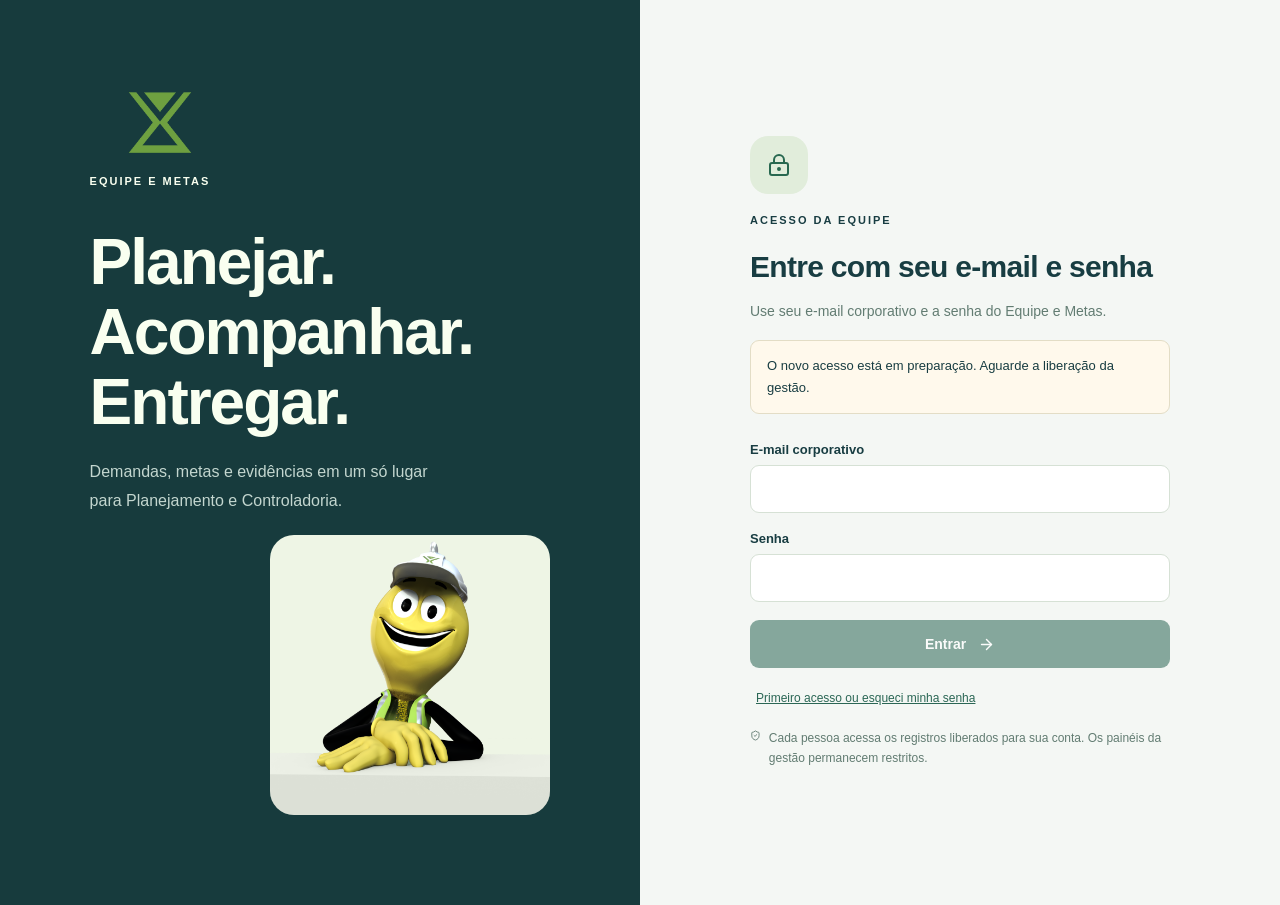
<file: index.html>
<!doctype html><html lang="pt-BR"><head><meta charset="UTF-8"/><meta name="viewport" content="width=device-width, initial-scale=1.0"/><meta name="referrer" content="strict-origin-when-cross-origin"/><meta name="robots" content="noindex,nofollow"/><title>LUPEMA | Equipe e Metas</title>  <script type="module" crossorigin src="./assets/index-CP8BLtae.js"></script>
  <link rel="modulepreload" crossorigin href="./assets/Configuration-v-RTtasw.js">
  <link rel="stylesheet" crossorigin href="./assets/index-DzBgyej5.css">
</head><body><div id="root"></div></body></html>
</file>
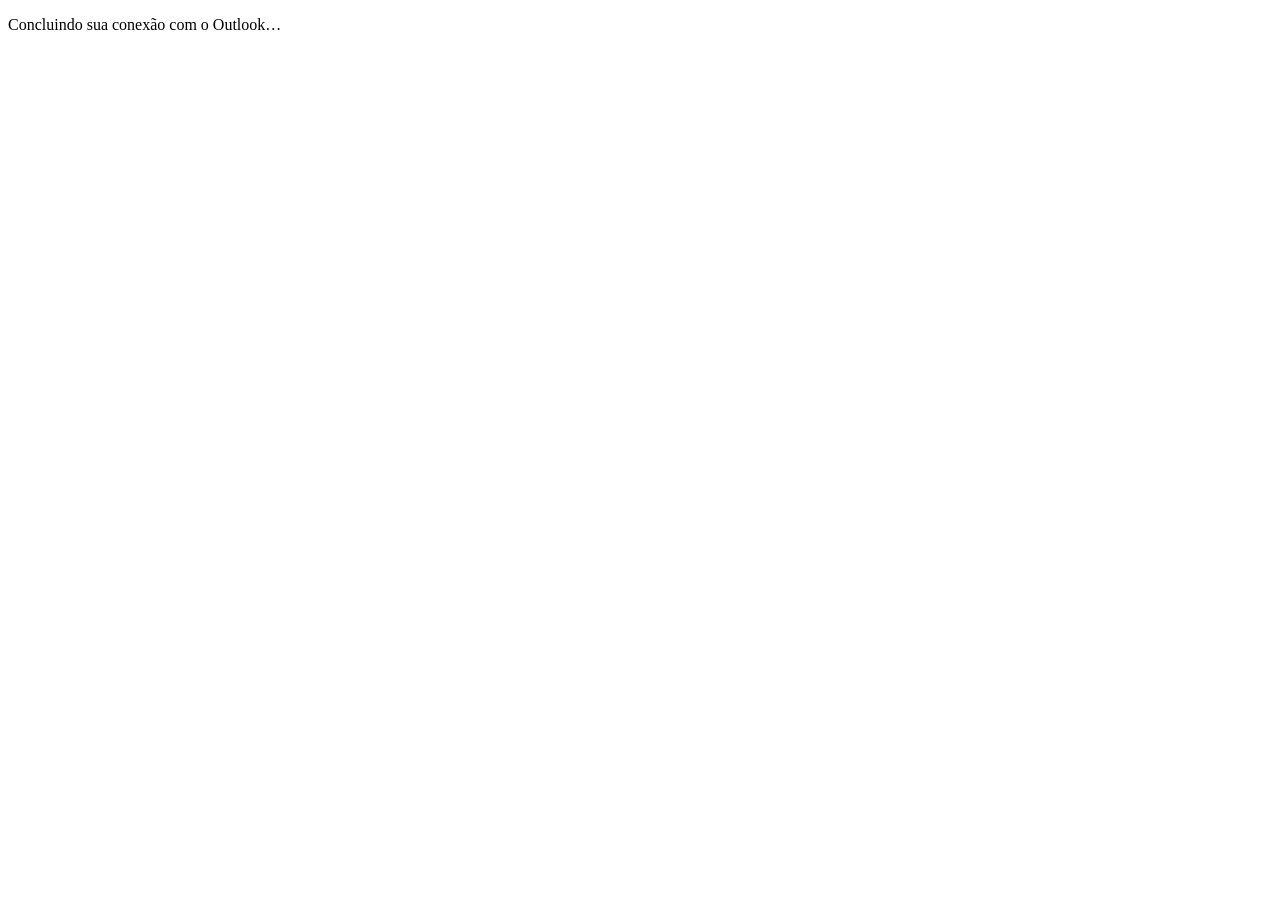
<file: outlook-auth.html>
<!doctype html>
<html lang="pt-BR"><head><meta charset="UTF-8"/><meta name="viewport" content="width=device-width, initial-scale=1.0"/>
<meta name="referrer" content="no-referrer"/><meta http-equiv="Cache-Control" content="no-store"/>
<title>Conectando Outlook — Equipe e Metas</title>  <script type="module" crossorigin src="./assets/outlookAuth-B5JKa7iK.js"></script>
  <link rel="modulepreload" crossorigin href="./assets/Configuration-v-RTtasw.js">
</head>
<body><p>Concluindo sua conexão com o Outlook…</p></body></html>
</file>
<file: assets/index-DzBgyej5.css>
.task-tags{flex-wrap:wrap;gap:5px;margin:6px 0;display:flex}.task-tag{color:#36594b;background:#f3f6f4;border:1px solid #d6dfdb;border-radius:6px;align-items:center;padding:4px 8px;font-size:11px;font-weight:600;line-height:1.35;display:inline-flex}.task-tag.tag-0{color:#285c85;background:#e7f1fb}.task-tag.tag-1{color:#6a4897;background:#f0eafb}.task-tag.tag-2{color:#896019;background:#fff4d6}.task-tag.tag-3{color:#9d4640;background:#fbe9e8}.task-tag.tag-4{color:#26734b;background:#e4f4ea}.task-tag-picker{border:0;min-width:0;margin:0;padding:0}.task-tag-picker legend{margin:0 0 8px;font-size:12px;font-weight:600}.task-tag-picker>div{flex-wrap:wrap;gap:7px;display:flex}.task-tag-picker button{cursor:pointer}.task-tag-picker button.selected{color:#fff;background:#28644f;border-color:#28644f}.task-policy-fields{gap:16px;display:grid}.task-tag-add{margin-top:10px}.task-tag-add input{flex:1;min-width:120px}.task-quick-actions{background:#eef5f1;border:1px solid #d8e8df;border-radius:10px;flex-wrap:wrap;align-items:center;gap:9px;margin:16px 0;padding:15px;display:flex}.task-quick-actions small{flex-basis:100%}.task-time-details{margin:16px 0}.task-time-details>summary,.optional-task-fields>summary{cursor:pointer;color:#35674f;padding:12px 0;font-weight:600}.optional-task-fields .form-grid{padding:8px 0}.task-entry-note{color:#426450;background:#f0f6f2;border-radius:8px;margin:0;padding:10px 12px;font-size:12px}.task-flow-label{color:#5a7063;margin-top:8px;font-size:12px;display:block}.team-execution{background:#f0f5f2;border:1px solid #d8e5dc;border-radius:14px;margin:22px 0;padding:22px}.team-execution>header{justify-content:space-between;gap:16px;margin-bottom:18px;display:flex}.team-execution h2{margin:6px 0;font-size:22px}.team-execution p,.team-execution small{color:#61766b;font-size:12px}.execution-people{grid-template-columns:repeat(auto-fit,minmax(250px,1fr));gap:16px;display:grid}.execution-people article{background:#fff;border:1px solid #dce6df;border-radius:10px;padding:18px}.execution-people h3{margin:0 0 14px}.execution-counts{color:#577163;gap:12px;margin-bottom:12px;font-size:11px;display:flex}.execution-counts b{color:#245b49;font-size:22px;display:block}.execution-people article>button{text-align:left;cursor:pointer;background:0 0;border:0;border-top:1px solid #e7eee9;flex-direction:column;align-items:flex-start;gap:5px;width:100%;padding:12px 0;display:flex}.execution-status{color:#7b6a2f;background:#f3f1e4;border-radius:5px;padding:3px 7px;font-size:10px}.execution-status.status-active{color:#2a6e49;background:#e3f1e8}.execution-status.status-blocked{color:#a34f3f;background:#fae8e5}.task-execution-gate{align-items:center;gap:8px;font-size:12px;display:flex}.task-execution-gate input{width:auto}@media (width<=700px){.team-execution{padding:14px}.team-execution>header{display:block}.execution-people{grid-template-columns:1fr}}.team-chat{grid-template-columns:260px minmax(0,1fr);align-items:start;gap:22px;display:grid}.chat-context{color:#254338;background:#eaf1ed;border:1px solid #d7e3db;border-radius:16px;padding:24px}.chat-team-icon{background:#d6e5dc;border-radius:15px;place-items:center;width:52px;height:52px;margin-bottom:22px;display:grid}.chat-context h2{margin:8px 0;font-size:23px}.chat-context>p{color:#5a6d65;margin:0 0 24px;font-size:14px;line-height:1.65}.chat-day-picker{border-top:1px solid #d1ded5;padding-top:20px}.chat-day-picker label{margin-bottom:8px;font-size:12px;font-weight:700;display:block}.chat-day-picker>div{align-items:center;gap:3px;display:flex}.chat-day-picker input{width:100%;min-width:0;font:inherit;background:#fff;border:1px solid #c7d8cd;border-radius:7px;padding:9px;font-size:13px}.chat-day-picker .text-btn{margin-top:10px}.chat-topics{gap:13px;margin-top:26px;font-size:12px;display:grid}.chat-topics b{font-size:13px}.chat-privacy{border-top:1px solid #d1ded5;gap:9px;margin-top:26px;padding-top:19px;display:flex}.chat-privacy svg{flex-shrink:0;margin-top:3px}.chat-privacy p{margin:0;font-size:12px;line-height:1.6}.chat-conversation{background:#fff;border:1px solid #dce6df;border-radius:16px;min-width:0;overflow:hidden;box-shadow:0 8px 28px #24473605}.chat-header{border-bottom:1px solid #e4ebe6;justify-content:space-between;align-items:center;padding:20px 24px;display:flex}.chat-header h2{margin:5px 0;font-size:21px}.chat-sync{color:#6b8176;font-size:12px}.chat-messages{overscroll-behavior:contain;scrollbar-gutter:stable;background:#f7f9f7;height:clamp(300px,47vh,590px);padding:24px;overflow-y:auto}.chat-empty{text-align:center;color:#819188;flex-direction:column;justify-content:center;align-items:center;gap:8px;min-height:270px;padding:20px;display:flex}.chat-empty h3{color:#294d3f;margin:8px 0 0;font-size:20px}.chat-empty p{max-width:350px;margin:0;font-size:14px;line-height:1.6}.chat-empty small{margin-top:7px;font-size:12px}.chat-message{align-items:flex-end;gap:10px;margin:0 0 18px;display:flex}.chat-avatar{color:#345b49;background:#e3ece7;border-radius:50%;flex-shrink:0;place-items:center;width:32px;height:32px;font-size:11px;font-weight:700;display:grid}.chat-bubble{background:#fff;border:1px solid #e1e8e3;border-radius:15px 15px 15px 3px;min-width:150px;max-width:80%;padding:13px 16px 10px}.chat-message.mine{flex-direction:row-reverse}.chat-message.mine .chat-avatar{color:#fff;background:#2f6753}.chat-message.mine .chat-bubble{background:#e7f1e9;border-color:#d4e5d8;border-radius:15px 15px 3px}.chat-message-meta{justify-content:space-between;align-items:center;gap:18px;display:flex}.chat-message-meta b{color:#315842;font-size:12px}.chat-message-meta time{color:#788a7e;font-size:10px}.chat-bubble>p{white-space:pre-wrap;overflow-wrap:anywhere;color:#2d4135;margin:8px 0;font-size:14px;line-height:1.65}.chat-bubble blockquote{overflow-wrap:anywhere;background:#00000004;border-left:3px solid #94b59d;gap:4px;margin:10px 0 0;padding:7px 10px;font-size:11px;display:grid}.chat-bubble blockquote span{white-space:pre-wrap}.chat-reply{color:#637d6c;font:inherit;cursor:pointer;background:0 0;border:0;align-items:center;gap:5px;padding:2px 0;font-size:11px;display:flex}.chat-composer{background:#fff;border-top:1px solid #e2eae4;padding:17px 22px}.chat-composer textarea{box-sizing:border-box;resize:vertical;color:#263f30;width:100%;min-height:80px;max-height:220px;font:inherit;background:#fafcfb;border:1px solid #d8e4db;border-radius:10px;padding:13px 14px;font-size:14px;line-height:1.6;display:block}.chat-composer textarea:focus{outline-offset:2px;outline:2px solid #6b9879}.chat-compose-footer{justify-content:space-between;align-items:center;gap:12px;margin-top:12px;display:flex}.chat-compose-footer>span{color:#7b8c81;font-size:11px}.chat-reply-preview{background:#f1f6f2;border-left:3px solid #6d9276;border-radius:5px;justify-content:space-between;align-items:center;gap:15px;margin-bottom:10px;padding:10px 12px;display:flex}.chat-reply-preview>div{gap:5px;min-width:0;font-size:12px;display:grid}.chat-reply-preview span{white-space:nowrap;text-overflow:ellipsis;color:#6e8074;overflow:hidden}.chat-error{color:#8e392f;background:#fff3f0;padding:12px 20px;font-size:13px}.chat-error button{color:inherit;cursor:pointer;background:0 0;border:0;text-decoration:underline}.chat-load-more{color:#42624e;cursor:pointer;font:inherit;background:#fff;border:1px solid #d5e1d8;border-radius:20px;margin:0 auto 20px;padding:8px 15px;font-size:12px;display:block}.team-chat button:focus-visible{outline-offset:3px;outline:2px solid #64856d}.team-chat button:disabled{opacity:.55;cursor:default}@media (width<=1100px){.team-chat{grid-template-columns:210px minmax(0,1fr);gap:15px}.chat-context{padding:18px}.chat-bubble{max-width:88%}}@media (width<=780px){.team-chat{grid-template-columns:1fr}.chat-context{grid-template-columns:1fr;gap:0;padding:17px;display:grid}.chat-context .chat-team-icon,.chat-context>.eyebrow,.chat-context>h2,.chat-context>p,.chat-topics{display:none}.chat-day-picker{border:0;padding:0}.chat-day-picker>div{max-width:300px}.chat-privacy{margin-top:14px;padding-top:12px}.chat-header{padding:16px}.chat-messages{height:48vh;padding:16px 10px}.chat-composer{padding:14px}.chat-compose-footer{align-items:flex-end}.chat-compose-footer>span{max-width:115px;line-height:1.5}.chat-bubble{min-width:0;max-width:calc(100% - 42px)}.chat-message-meta{gap:14px}.chat-message-meta b{overflow-wrap:anywhere}.chat-sync{font-size:11px}}.team-chat .sr-only{clip:rect(0,0,0,0);white-space:nowrap;border:0;width:1px;height:1px;margin:-1px;padding:0;position:absolute;overflow:hidden}.chat-pending-images{flex-wrap:wrap;gap:8px;margin:8px 0;display:flex}.chat-pending-images>span{overflow-wrap:anywhere;background:#eef4ef;border-radius:8px;align-items:center;gap:8px;padding:6px 10px;font-size:12px;display:flex}.chat-pending-images button{color:inherit;cursor:pointer;background:0 0;border:0}.chat-print{margin:10px 0}.chat-print img{object-fit:contain;border-radius:8px;max-width:100%;max-height:360px;display:block}.chat-print small{margin-top:5px;display:block}.chat-compose-footer{flex-wrap:wrap}.chat-composer{position:relative}.chat-mention-options{background:#fff;border:1px solid #b8d3c7;border-radius:10px;max-height:240px;margin:6px 0;overflow:auto;box-shadow:0 8px 25px #183d3e18}.chat-mention-options button{text-align:left;color:#173f43;background:0 0;border:0;align-items:center;gap:10px;width:100%;padding:10px 14px;display:flex}.chat-mention-options button[aria-selected=true],.chat-mention-options button:hover{background:#e6f2eb}.chat-mention{color:#185945;background:#d0e9db;border-radius:4px;padding:1px 3px;font-weight:600}.chat-target .chat-bubble{outline-offset:3px;outline:2px solid #78a790}.notice-unread{background:#edf5ef!important}.notice-read-all{margin:10px 20px}.direct-charge{flex-direction:column;gap:8px;min-width:180px;margin-bottom:8px;display:flex}.direct-charge .btn{white-space:nowrap}.management-execution-panel{border-top:3px solid #6c9678;margin-bottom:24px;padding:22px}.management-execution-panel header{justify-content:space-between;align-items:center;gap:20px;display:flex}.management-execution-panel h2{margin:6px 0}.management-execution-panel p{color:#71877d;font-size:13px}.management-execution-total{color:#286653;align-items:center;gap:10px;display:flex}.management-execution-total b{font-size:30px}.management-execution-total span{max-width:80px;font-size:12px}.management-execution-counts{flex-wrap:wrap;gap:10px;margin:16px 0;display:flex}.management-execution-counts span{background:#eff5eb;border-radius:6px;padding:6px 10px;font-size:12px}.management-execution-list{grid-template-columns:repeat(2,minmax(0,1fr));gap:8px;display:grid}.management-execution-list button{text-align:left;color:#19454b;background:#fff;border:1px solid #dfe8de;border-radius:8px;justify-content:space-between;align-items:center;gap:10px;padding:12px;display:flex}.management-execution-list b{font-size:13px}.management-execution-list small{color:#748b80;margin-top:5px;font-size:11px;display:block}@media (width<=720px){.management-execution-list{grid-template-columns:1fr}.management-execution-panel header{align-items:flex-start}.management-execution-total{flex-wrap:wrap;min-width:110px}}.charge-list{gap:12px;padding:0 22px 22px;display:grid}.charge-card{background:#fff;border:1px solid #dce6dd;border-radius:10px;grid-template-columns:minmax(0,1fr) auto;align-items:center;gap:24px;padding:20px;display:grid}.charge-summary .title-link{text-align:left;font-size:15px;line-height:1.5}.charge-summary .subline{margin:8px 0}.charge-facts{flex-wrap:wrap;align-items:center;gap:12px;margin:10px 0;font-size:12px;display:flex}.charge-card .direct-charge{min-width:185px;margin:0}.charge-card .direct-charge small{color:#71877d;font-size:11px}.charge-card .text-btn{align-self:flex-start}@media (width<=720px){.charge-card{grid-template-columns:1fr;gap:14px;padding:16px}.charge-list{padding:0 12px 16px}}:root{--ink:#18383e;--muted:#738487;--line:#e5ece9;--paper:#f5f7f6;--green:#2c785b;--lime:#d7f4ac;--red:#b44d43;--amber:#a27526;--blue:#3d7294;--sidebar:242px}*{box-sizing:border-box}body{background:var(--paper);color:var(--ink);-webkit-font-smoothing:antialiased;margin:0;font-family:Inter,-apple-system,BlinkMacSystemFont,Segoe UI,sans-serif;font-size:13px}button,input,select,textarea{font:inherit}button,a,input,select,textarea{-webkit-tap-highlight-color:transparent}button{cursor:pointer}button:disabled{opacity:.5;cursor:default}button:focus-visible,a:focus-visible,summary:focus-visible{outline-offset:3px;outline:3px solid #80ba93}a{color:inherit;text-decoration:none}button{color:inherit}input,select,textarea{color:var(--ink);background:#fff;border:1px solid #dce5df;border-radius:8px;outline:none;max-width:100%;min-height:38px;padding:8px 10px;font-size:12px}input:focus,select:focus,textarea:focus{border-color:#5c967a;box-shadow:0 0 0 3px #4a966517}textarea{resize:vertical;width:100%;line-height:1.6}input:disabled{color:#758583;background:#f2f5f3}h1,h2,h3,h4,p{margin:0}h1,h2,h3{letter-spacing:-.025em}h1{font-size:29px;font-weight:650;line-height:1.23}h2{font-size:17px;font-weight:650;line-height:1.4}h3{font-size:15px;font-weight:650}h4{font-size:12px;font-weight:650}small{color:var(--muted);font-size:11px;line-height:1.6}b,strong{font-weight:600}.app-shell{min-height:100vh}.sidebar{width:var(--sidebar);color:#b7cbca;z-index:20;background:#15353b;border-right:1px solid #204047;flex-direction:column;padding:30px 18px 0;display:flex;position:fixed;inset:0 auto 0 0}.brand{flex-direction:column;gap:16px;margin:0 11px 35px;display:flex}.brand img{object-fit:contain;object-position:left;filter:brightness(0)invert();width:158px;height:49px}.brand>span{letter-spacing:3.6px;color:#b9d5cc;font-size:9px;font-weight:600}.nav-label{letter-spacing:1.8px;color:#7e9fa1;margin-bottom:10px;padding-left:13px;font-size:9px;font-weight:600;display:block}.nav-label.second{margin:27px 0 9px}nav{flex:1;margin:0 -3px;overflow-y:auto}nav button{color:#b1c8c7;text-align:left;background:0 0;border:none;border-radius:7px;align-items:center;gap:11px;width:100%;margin-bottom:4px;padding:12px 13px;font-size:11.5px;font-weight:500;transition:all .15s;display:flex}nav button:hover{color:#fff;background:#ffffff0a}nav button.active{background:var(--lime);color:#1c463e;font-weight:650}nav button b{background:#ffffff12;border-radius:5px;place-items:center;min-width:19px;height:19px;margin-left:auto;font-size:10px;display:grid}nav button.active b{background:#123d2f16}.sidebar-bottom{padding:20px 12px 0}.private-label{color:#b1d4c4;align-items:center;gap:7px;font-size:10px;display:flex}.sidebar-bottom p{color:#7b9c9d;margin:13px 0 20px;font-size:11px;line-height:1.8}.sidebar-person{border-top:1px solid #ffffff10;align-items:center;gap:10px;margin:0 -12px;padding:20px 9px;display:flex}.sidebar-person b{color:#e2eeeb;font-size:11px}.sidebar-person small{color:#8da9a8;margin-top:3px;font-size:9px;display:block}.sidebar-person .avatar{color:#d2e5dc;background:#3b5759;width:34px;height:34px}.workspace{margin-left:var(--sidebar)}.topbar{border-bottom:1px solid var(--line);background:#ffffffdc;justify-content:space-between;align-items:center;height:65px;padding:0 36px;display:flex}.breadcrumb{color:#90a09d;align-items:center;gap:14px;font-size:10px;display:flex}.breadcrumb>span{letter-spacing:1.5px;font-size:9px}.breadcrumb b{color:#45605e;font-size:11px;font-weight:500}.topbar-right{align-items:center;gap:15px;display:flex}.sync{color:#8a9b94;align-items:center;gap:6px;font-size:10px;display:flex}.sync i{background:#74ab86;border-radius:50%;width:5px;height:5px}.avatar{color:#55735d;letter-spacing:.2px;background:#edf2e9;border-radius:50%;flex-shrink:0;justify-content:center;align-items:center;width:36px;height:36px;font-size:11px;font-weight:600;display:inline-flex}.avatar.small{background:#e8eee6;width:24px;height:24px;font-size:8px}.topbar .avatar{width:29px;height:29px}.mobile-menu{display:none!important}main{max-width:1710px;margin:auto;padding:33px 36px 0}.page-heading{justify-content:space-between;align-items:center;gap:20px;margin-bottom:26px;display:flex}.eyebrow{letter-spacing:1.6px;color:#82958c;margin-bottom:8px;font-size:8.5px;font-weight:650;display:block}.page-heading h1{margin-bottom:8px}.page-heading p{color:#7c8f87;font-size:12px;line-height:1.6}.heading-actions{white-space:nowrap;align-items:center;gap:9px;display:flex}.btn{white-space:nowrap;background:#fff;border:1px solid #dbe4dc;border-radius:7px;justify-content:center;align-items:center;gap:7px;min-height:36px;padding:10px 12px;font-size:11px;font-weight:550;line-height:1;transition:all .15s;display:inline-flex}.btn:hover{background:#f1f5ef;border-color:#b6cec0}.btn.primary{color:#fff;background:#2b6754;border-color:#2b6754;box-shadow:0 2px 2px #16312608}.btn.primary:hover{background:#21543f}.btn.outline{background:0 0}.btn.light{background:var(--lime);border-color:var(--lime);color:#204a37}.btn.danger-ghost{color:var(--red);background:0 0;border-color:#0000}.icon-btn{color:#7c9088;background:0 0;border:none;border-radius:6px;justify-content:center;align-items:center;padding:6px;display:inline-flex}.icon-btn:hover{color:var(--green);background:#eef4ef}.text-btn{color:#467c62;cursor:pointer;white-space:nowrap;background:0 0;border:none;align-items:center;gap:6px;padding:0;font-size:10px;font-weight:600;display:inline-flex}.text-btn.white{color:#cee5d9}.filters{flex-wrap:wrap;align-items:center;gap:9px;min-height:43px;margin-bottom:23px;display:flex}.period-pills{background:#e9eeea;border-radius:7px;margin-right:5px;padding:3px;display:flex}.period-pills button{color:#7b8c80;background:0 0;border:0;border-radius:5px;padding:8px 12px;font-size:10px;font-weight:550}.period-pills button.selected{color:#2c5a45;background:#fff;box-shadow:0 2px 4px #243b2e10}.date-range{color:#8d9a90;background:#fff;border:1px solid #e0e7e0;border-radius:7px;align-items:center;gap:7px;padding:0 8px;display:flex}.date-range input{width:99px;min-height:34px;box-shadow:none;background:0 0;border:0;padding:6px 0;font-size:10px}.date-range span{font-size:9px}.filters>select{background:#fafcf9;max-width:170px;min-height:35px;padding:6px 10px;font-size:10px}.badge{white-space:nowrap;color:#78877d;background:#f0f3ef;border:1px solid #e9eee7;border-radius:5px;align-items:center;max-width:100%;padding:4px 7px;font-size:9px;font-weight:550;line-height:1.3;display:inline-flex}.badge.green{color:#4d805d;background:#edf6ed;border-color:#e4eee0}.badge.lime{color:#2e6545;background:#d7f4ac;border:0}.badge.blue{color:#4b7a91;background:#edf3f6;border-color:#e2edf1}.badge.red{color:#b56758;background:#fcefeb;border-color:#f6e5de}.badge.amber{color:#a78341;background:#fff6e7;border-color:#f4ecd5}.panel{background:#fff;border:1px solid #e3eae3;border-radius:11px;overflow:hidden;box-shadow:0 2px 3px #18312402}.panel-head{justify-content:space-between;align-items:center;gap:12px;padding:22px 22px 18px;display:flex}.panel-head .eyebrow{letter-spacing:1.5px;margin-bottom:5px;font-size:8px}.small-muted{color:var(--muted);font-size:10px}.panel-note{color:#8b9a8e;background:#fdfefc;border-top:1px solid #eff2ed;padding:15px 22px;font-size:10px;line-height:1.7}.onboarding{color:#e5eee7;background:#183f3e;border:1px solid #244a43;border-radius:11px;grid-template-columns:1fr 360px;gap:30px;margin-bottom:22px;padding:30px 32px;display:grid;position:relative;overflow:hidden}.onboarding:after{content:"";pointer-events:none;border:1px solid #9ecfb214;border-radius:50%;width:360px;height:360px;position:absolute;top:-125px;right:-50px}.onboarding-copy{z-index:1;max-width:460px;position:relative}.onboarding h2{color:#f4f9ef;letter-spacing:-.6px;margin:12px 0 10px;font-size:26px;font-weight:550}.onboarding p{color:#a9c4b7;max-width:440px;font-size:11px;line-height:1.9}.onboard-actions{align-items:center;gap:18px;margin-top:22px;display:flex}.onboarding .badge{letter-spacing:1px;padding:4px 6px;font-size:7px}.onboarding-steps{z-index:1;flex-direction:column;justify-content:center;gap:10px;padding-left:5px;display:flex}.onboarding-steps>div{background:#ffffff05;border:1px solid #c9ebca13;border-radius:7px;align-items:center;gap:14px;padding:12px 14px;display:flex}.onboarding-steps>div>span{color:#a9d994;font-size:10px}.onboarding-steps b{color:#e9f4e5;margin-bottom:3px;font-size:11px;display:block}.onboarding-steps small{color:#8fac9b;font-size:9px}.onboarding-steps svg{color:#769e83;margin-left:auto}.stats-grid{grid-template-columns:repeat(4,minmax(0,1fr));gap:15px;margin-bottom:22px;display:grid}.stat-card{background:#fff;border:1px solid #e1e9df;border-radius:10px;padding:19px 20px 17px}.stat-label{color:#748778;justify-content:space-between;align-items:center;gap:10px;margin-bottom:17px;font-size:10px;font-weight:500;display:flex}.stat-label svg{color:#99b395}.stat-card>strong{letter-spacing:-1px;color:#25483d;font-variant-numeric:tabular-nums;margin-bottom:12px;font-size:32px;font-weight:550;line-height:1.1;display:block}.stat-card em{color:#a3b1a0;letter-spacing:0;font-size:17px;font-style:normal;font-weight:400}.stat-card small{color:#97a18f;font-size:9px}.stat-card.alert-stat{background:#fafcf1;border-color:#e5ebd4}.alert-stat .stat-label svg{color:#b6be89}.dashboard-grid{grid-template-columns:minmax(0,1.65fr) minmax(290px,1fr);gap:21px;margin-bottom:22px;display:grid}.people-now{padding:0 22px 6px}.person-now{border-top:1px solid #edf0ea;padding:17px 0}.person-line{align-items:center;gap:10px;min-width:0;display:flex}.person-line>div{min-width:0}.person-line small{margin-top:3px;font-size:9px;display:block}.person-line>.badge{margin-left:auto;font-size:8px}.current-work{margin:13px 0 12px 46px}.current-work>button{text-align:left;color:#365745;background:#f4f7f0;border:none;border-radius:6px;align-items:flex-start;gap:8px;width:100%;margin-top:7px;padding:11px;display:flex}.running-dot{background:#78a56a;border-radius:50%;flex-shrink:0;width:5px;height:5px;margin-top:4px}.running-dot.blocked{background:#bf7664}.current-work>button b{font-size:10px;font-weight:550;line-height:1.6;display:block}.current-work small{margin-top:4px;font-size:9px;display:block}.current-work svg{flex-shrink:0;margin-left:auto}.current-work>p{color:#a1ad9e;padding:2px 0;font-size:10px}.person-now-footer{color:#99a791;justify-content:space-between;gap:8px;margin-left:46px;font-size:9px;display:flex}.person-now-footer button{color:#739365;background:0 0;border:0;align-items:center;gap:5px;padding:0;font-size:9px;display:flex}.capacity-list{padding:0 22px 17px}.capacity-item{border-top:1px solid #eef1e9;padding:17px 0 4px}.capacity-item+.capacity-item{margin-top:8px}.capacity-item .person-line{margin-bottom:13px}.person-line>strong{margin-left:auto;font-size:11px}.person-line>strong span{color:#a1ad97;font-size:10px;font-weight:400}.capacity-item>small{color:#9aa58b;margin-top:7px;font-size:9px;display:block}.progress{background:#eef2e9;border-radius:5px;width:100%;height:5px;overflow:hidden}.progress i{background:#91b47c;border-radius:5px;height:100%;transition:width .3s;display:block}.progress.red i{background:#c8856c}.empty{text-align:center;flex-direction:column;justify-content:center;align-items:center;min-height:190px;padding:34px 24px 38px;display:flex}.empty-icon{color:#8ba17d;background:#f1f5ed;border:1px solid #e9eee2;border-radius:12px;place-items:center;width:47px;height:47px;margin-bottom:16px;display:grid}.empty h3{color:#687e63;margin-bottom:9px;font-size:13px;font-weight:550}.empty p{color:#97a08e;max-width:355px;font-size:10px;line-height:1.9}.empty>.btn{margin-top:18px}.charge-list{padding:0 22px 16px}.charge-item{border-top:1px solid #eff1e9;align-items:center;gap:11px;padding:15px 0;display:flex}.alert-symbol{color:#b57c68;background:#fcf2ed;border-radius:7px;flex-shrink:0;place-items:center;width:28px;height:28px;display:grid}.alert-symbol.amber{color:#a59560;background:#f7f4e7}.charge-item>div{flex:1}.charge-item b{font-size:10px;line-height:1.6;display:block}.charge-item small{margin-top:3px;font-size:9px;display:block}.cadence{background:#f9fbf5}.cadence .panel-head>svg{color:#a8b894}.cadence-items{padding:2px 22px 0}.cadence-items>div{border-top:1px solid #e8eede;align-items:flex-start;gap:16px;padding:18px 0;display:flex}.cadence-items b{color:#647e50;width:39px;font-size:12px;font-weight:550}.cadence-items span{color:#687d5e;font-size:11px;font-weight:550}.cadence-items small{color:#a1ac90;margin-top:5px;font-size:9px;font-weight:400;display:block}.cadence-footer{color:#93a480;border-top:1px solid #e6eddb;align-items:center;gap:9px;margin:0 22px;padding:14px 0;font-size:9px;display:flex}.cadence>.text-btn{margin:10px 22px 22px}.count{color:#92a077;vertical-align:middle;background:#f0f4e8;border-radius:5px;margin-left:6px;padding:3px 6px;font-size:9px;font-weight:500}.page-footer{color:#a3af9b;letter-spacing:.3px;border-top:1px solid #e3e9df;justify-content:space-between;align-items:center;margin-top:34px;padding:22px 0 25px;font-size:8px;display:flex}.page-footer>span:first-child{align-items:center;gap:9px;font-size:8px;display:flex}.page-footer i{background:#b4bea9;border-radius:50%;width:3px;height:3px}.toolbar{border-bottom:1px solid #e9eee4;flex-wrap:wrap;justify-content:space-between;align-items:center;gap:18px;padding:17px 20px;display:flex}.tabs{align-items:center;gap:5px;display:flex}.tabs>button{color:#9aa68e;background:0 0;border:none;border-radius:6px;align-items:center;gap:8px;padding:9px 12px;font-size:11px;font-weight:500;display:flex}.tabs>button.active{color:#547443;background:#edf3e5}.tabs>button span{background:#e1ebd6;border-radius:4px;padding:2px 5px;font-size:8px}.table-controls{align-items:center;gap:8px;display:flex}.table-controls select{font-size:10px}.search-box{color:#a8b19c;border:1px solid #e0e6d8;border-radius:6px;align-items:center;gap:7px;padding:0 10px;display:flex;position:relative}.search-box input{box-shadow:none;border:none;width:205px;min-height:34px;padding:8px 0;font-size:10px}.table-scroll{width:100%;overflow-x:auto}table{border-collapse:collapse;text-align:left;width:100%}th{text-transform:uppercase;letter-spacing:.8px;color:#95a289;white-space:nowrap;background:#fcfdf9;border-bottom:1px solid #e9ede2;padding:15px 18px;font-size:8.5px;font-weight:550}td{vertical-align:middle;border-bottom:1px solid #eef1e8;min-width:100px;padding:17px 18px;font-size:10px;line-height:1.6}tr:last-child td{border-bottom:0}tbody tr:hover{background:#fdfefb}td:first-child{min-width:220px;max-width:355px}td:last-child{min-width:30px}td small{white-space:nowrap;margin-top:4px;font-size:9px;display:block}.title-link{text-align:left;background:0 0;border:none;padding:0;font-size:11px;font-weight:550;line-height:1.6}.title-link:hover{color:#2c8960}.subline{color:#99a18d;flex-wrap:wrap;align-items:center;gap:7px;margin-top:7px;font-size:9px;display:flex}.subline .avatar{width:17px;height:17px;font-size:6px}.subline>span:not(.avatar){font-size:8px}.priority{color:#b19460;font-size:8px!important}.progress-cell{min-width:63px;max-width:75px}.progress-cell b{color:#82966f;margin-bottom:6px;font-size:9px;display:block}.progress-cell .progress{height:4px}.red-text{color:#b16d57!important}.kanban{grid-template-columns:repeat(5,minmax(190px,1fr));gap:12px;padding:20px;display:grid;overflow-x:auto}.kanban-column{background:#f7f9f3;border:1px solid #eaf0e2;border-radius:8px;min-height:280px;padding:13px 10px}.kanban-column h3{align-items:center;gap:6px;margin:0 0 15px;font-size:10px;font-weight:550;display:flex}.kanban-column h3>b{color:#a0ae8e;margin-left:auto;font-weight:400}.status-dot{background:#a7b98a;border-radius:50%;width:5px;height:5px}.status-dot.red{background:#c38c6e}.status-dot.green{background:#66a476}.kanban-card{text-align:left;background:#fff;border:1px solid #e6ecdd;border-radius:7px;width:100%;margin-bottom:10px;padding:13px;display:block;box-shadow:0 2px 3px #263b1e03}.kanban-card:hover{border-color:#96b884}.kanban-card h4{margin:10px 0;font-size:11px;line-height:1.7}.kanban-card p{color:#a6af98;margin-bottom:15px;font-size:9px}.kanban-card>div:last-child{color:#9aaa8b;align-items:center;gap:4px;margin-top:12px;font-size:8px;display:flex}.kanban-card>div:last-child>span{margin-left:auto}.column-empty{color:#b0baa2;text-align:center;padding:25px 0;font-size:10px}.notice{color:#59764a;background:#eff5e9;border:1px solid #e4ecd8;border-radius:8px;align-items:flex-start;gap:13px;margin-bottom:20px;padding:17px 20px;display:flex}.notice>svg{color:#8ba775;flex-shrink:0;margin-top:3px}.notice b{font-size:11px;font-weight:550}.notice p{color:#8a9a78;margin-top:4px;font-size:10px;line-height:1.8}.warning-banner{color:#a28a54;background:#fff8e9;border:1px solid #f2e9d2;border-radius:7px;align-items:flex-start;gap:10px;margin-bottom:18px;padding:14px 18px;font-size:11px;line-height:1.8;display:flex}.warning-banner>svg{flex-shrink:0;margin-top:3px}.section-toolbar{justify-content:space-between;align-items:center;margin:4px 0 18px;display:flex}.cards-grid{grid-template-columns:repeat(2,minmax(0,1fr));gap:20px;display:grid}.plan-card,.goal-card,.feedback-card,.team-card{padding:23px}.card-top{justify-content:space-between;align-items:center;gap:8px;margin-bottom:20px;display:flex}.card-top>.badge:first-child{margin-right:auto}.plan-card .person-line{margin-bottom:22px}.plan-card h4,.feedback-card h4{color:#91a079;text-transform:uppercase;letter-spacing:.7px;margin:18px 0 8px;font-size:9px}.plan-card p,.feedback-card p,.goal-card>p{color:#819172;font-size:11px;line-height:1.9}.result-block{background:#f6f9f1;border:1px solid #eaf0df;border-radius:7px;margin:18px 0;padding:15px 17px}.result-block>b{color:#80966a;margin-bottom:6px;font-size:9px;display:block}.result-block p{color:#71865e;white-space:pre-wrap;overflow-wrap:anywhere;font-size:11px;line-height:1.8}.result-block>b:not(:first-child){margin-top:15px}.plan-summary{color:#a0ab8d;align-items:center;gap:7px;margin:20px 0;font-size:9px;display:flex}.plan-summary>span{margin-left:auto}.card-actions{border-top:1px solid #edf0e5;flex-wrap:wrap;align-items:center;gap:8px;margin-top:21px;padding-top:17px;display:flex}.card-actions>.btn{font-size:10px}.goal-card h3{margin-bottom:11px}.goal-card>p{margin:19px 0}.goal-number{align-items:center;gap:10px;margin:20px 0 12px;display:flex}.goal-number b{color:#568242;font-size:32px;font-weight:500}.goal-number span{color:#a5b18e;font-size:10px}.goal-footer{color:#a3b08b;justify-content:space-between;margin:11px 0;font-size:9px;display:flex}.goal-footer b{color:#809967}.goal-card>small{font-size:8px}.calendar-grid{grid-template-columns:repeat(7,minmax(145px,1fr));min-height:400px;display:grid;overflow-x:auto}.calendar-day{background:#fff;border-top:1px solid #e6edde;border-right:1px solid #e9efdf;padding:0 10px 20px}.calendar-day:last-child{border-right:0}.calendar-day-heading{text-align:center;background:#fcfdf9;border-bottom:1px solid #e9efdf;margin:0 -10px 12px;padding:15px 0 14px}.calendar-day-heading small{text-transform:uppercase;color:#acb89b;letter-spacing:.7px;font-size:8px;display:block}.calendar-day-heading strong{color:#6a8656;font-size:22px;font-weight:500;line-height:1.8;display:block}.calendar-day-heading span{color:#a3b190;font-size:8px;display:block}.is-today .calendar-day-heading{background:#edf4e3}.is-today .calendar-day-heading strong{color:#fff;background:#588147;border-radius:50%;width:33px;height:33px;margin:5px auto;line-height:33px}.calendar-task{text-align:left;background:#f8fbf2;border:1px solid #e0ebd3;border-left:3px solid #9bb67c;border-radius:6px;width:100%;min-height:120px;margin-bottom:9px;padding:11px 9px;display:block}.calendar-task>small{color:#9cb383;font-size:8px}.calendar-task>b{margin:8px 0;font-size:9px;font-weight:550;line-height:1.7;display:block}.calendar-task>span:not(.badge){color:#8ba86e;margin-bottom:9px;font-size:8px;display:block}.calendar-task .badge{white-space:normal;padding:3px 4px;font-size:7px}.calendar-task.blocked{background:#fcf7ef;border-color:#eee3d2 #eee3d2 #eee3d2 #c9a177}.calendar-task.done{background:#f0f7ed;border-left-color:#6a9f71}.calendar-free{text-align:center;color:#bbc4ac;padding-top:32px;font-size:8px}.button-group{align-items:center;gap:8px;display:flex}.report-heading{justify-content:space-between;align-items:center;gap:15px;margin:24px 0;display:flex}.report-heading h2{font-size:18px}.report-heading p{color:#9caa88;margin-top:7px;font-size:10px}.metrics-grid .stat-card>strong{font-size:29px}.metrics-grid .stat-card>.no-sample{letter-spacing:-.5px;margin-bottom:17px;font-size:20px}.metrics-grid .stat-label{min-height:20px;margin-bottom:13px;font-size:9px;line-height:1.6}.metrics-table th{white-space:normal;min-width:100px;font-size:8px}.metrics-table td:first-child{min-width:180px}.metrics-table td{font-size:10px}.report-section{margin-top:22px}.update-list{padding:0 22px 20px}.execution-item{border-top:1px solid #e8efdf;padding:18px 0}.execution-top{color:#8ea474;flex-wrap:wrap;align-items:center;gap:12px;font-size:9px;display:flex}.execution-top .badge{margin-left:auto}.execution-item h3{margin:14px 0 10px;font-size:12px}.execution-item>p{color:#839b69;margin:5px 0;font-size:10px;line-height:1.8}.execution-footer{color:#a9b794;flex-wrap:wrap;gap:15px;margin-top:12px;font-size:9px;line-height:1.7;display:flex}.methodology{background:#fbfcf8;border:1px solid #e0e8d7;border-radius:8px;margin-top:22px;padding:16px 20px}.methodology summary{cursor:pointer;color:#819d66;font-size:11px}.methodology>div{padding-top:10px}.methodology p{color:#8c9d77;margin:9px 0;font-size:10px;line-height:1.9}.routine-banner{background:#edf4e4;border:1px solid #e0e9d4;border-radius:9px;justify-content:space-between;align-items:center;gap:22px;margin-bottom:22px;padding:25px;display:flex}.routine-banner h2{color:#58794a;font-size:19px}.routine-banner p{color:#92a57e;margin-top:8px;font-size:10px;line-height:1.8}.routine-banner>div:last-child{gap:9px;display:flex}.routine-list{padding:0 22px 15px}.routine-row{border-top:1px solid #edf1e5;align-items:center;gap:15px;padding:19px 0;display:flex}.routine-icon{color:#9bb586;background:#f2f6eb;border-radius:8px;flex-shrink:0;place-items:center;width:38px;height:38px;display:grid}.routine-info{flex:1}.routine-info p{color:#a0b28a;max-width:670px;margin-top:5px;font-size:10px;line-height:1.8}.routine-info .subline{font-size:9px}.team-grid{grid-template-columns:repeat(3,minmax(0,1fr))}.team-card .avatar{width:46px;height:46px;font-size:13px}.team-card>h3{font-size:16px;line-height:1.5}.team-card>p{color:#a2b18b;margin-top:5px;font-size:11px}.team-details{margin-top:23px}.team-details>span{color:#acb79c;margin-bottom:14px;font-size:9px;display:block}.team-details b{color:#7d9865;overflow-wrap:anywhere;margin-top:4px;font-size:10px;font-weight:500;display:block}.team-card .card-actions{align-items:stretch;gap:10px}.team-card .card-actions .btn{padding:8px 9px;font-size:9px}.agreement-rows{padding:0 22px 15px}.agreement-rows>div{border-top:1px solid #e9efdf;justify-content:space-between;gap:12px;padding:15px 0;font-size:10px;display:flex}.agreement-rows span{color:#9bad89}.agreement-rows b{text-align:right;color:#76975f;font-size:10px;font-weight:500}.operating-rules ol{color:#7f9c64;margin:0 22px 20px;padding-left:18px;font-size:11px;line-height:2.2}.operating-rules>button{margin:18px 22px 23px}.audit-list{max-height:600px;padding:0 22px 20px;overflow-y:auto}.audit-list>div{border-top:1px solid #edf1e4;gap:12px;padding:15px 0;display:flex}.audit-dot{background:#adc490;border-radius:50%;flex-shrink:0;width:5px;height:5px;margin-top:6px}.audit-list b{color:#76925b;font-size:11px}.audit-list small{margin-top:3px;font-size:9px;display:block}.audit-list p{color:#a2b18a;margin-top:6px;font-size:10px;line-height:1.8}.modal-overlay{-webkit-backdrop-filter:blur(3px);backdrop-filter:blur(3px);z-index:50;background:#102b2b65;justify-content:center;align-items:center;padding:24px;display:flex;position:fixed;inset:0}.modal{background:#fff;border:1px solid #e0e8d7;border-radius:13px;flex-direction:column;width:760px;max-width:100%;max-height:92vh;display:flex;overflow:hidden;box-shadow:0 20px 90px #0d282b40}.modal-head{border-bottom:1px solid #e9efdf;flex-shrink:0;justify-content:space-between;align-items:center;gap:15px;padding:22px 25px;display:flex}.modal-head h2{color:#506f40;font-size:19px}.modal-head .eyebrow{color:#9db38a;letter-spacing:1.4px;margin-bottom:5px;font-size:8px}.modal form{flex-direction:column;min-height:0;display:flex;overflow:hidden}.modal-body{overscroll-behavior:contain;flex:1;padding:24px 25px;overflow-y:auto}.form-grid{grid-template-columns:1fr 1fr;gap:19px 20px;display:grid}.wide{grid-column:1/-1}.field{flex-direction:column;gap:7px;min-width:0;display:flex}.field>span{color:#76915e;font-size:10px;font-weight:550}.field>input,.field>textarea,.field>select{color:#547544;border-color:#dfe8d4;width:100%;min-height:40px;font-size:12px;line-height:1.6}.field>small{color:#acb99a;font-size:9px;font-weight:400;line-height:1.8}.form-note{color:#96a982;background:#f7faf2;border:1px solid #edf2e4;border-radius:7px;padding:12px 14px;font-size:10px;line-height:1.8}.checkbox-line{color:#839e6a;align-items:center;gap:8px;min-height:40px;font-size:11px;display:flex}.checkbox-line input,input[type=checkbox]{min-height:unset;accent-color:#5c8646;cursor:pointer;width:14px;height:14px;padding:0}.daychecks{gap:7px;display:flex}.daychecks label{color:#b7c2a6;cursor:pointer;border:1px solid #e2ead8;border-radius:6px;justify-content:center;align-items:center;width:34px;height:38px;font-size:10px;display:flex;position:relative}.daychecks label.checked{color:#638646;background:#eef6e3;border-color:#b6d093}.daychecks input{opacity:0;width:100%;height:100%;margin:0;position:absolute;inset:0}.daychecks input:focus-visible+span{outline-offset:8px;outline:2px solid #6a9c50}.form-callout{color:#6e9354;background:#f3f8eb;border:1px solid #e3ecd7;border-radius:7px;flex-direction:column;gap:6px;padding:14px 16px;font-size:12px;display:flex}.form-callout small{color:#a0b48a;font-size:10px}.modal-footer{background:#fcfdf9;border-top:1px solid #e5edda;flex-shrink:0;justify-content:flex-end;align-items:center;gap:10px;padding:17px 25px;display:flex}.modal-footer>span{color:#afbb9e;max-width:270px;margin-right:auto;font-size:8px}.modal-footer .btn{font-size:10px}.detail-title h3{color:#50733c;margin-top:12px;font-size:21px;line-height:1.5}.detail-title .card-top{justify-content:flex-start;margin-bottom:0}.detail-title .card-top>.badge:first-child{margin-right:0}.detail-progress{align-items:center;gap:14px;margin:23px 0;display:flex}.detail-progress strong{color:#8ca474;font-size:12px}.detail-grid{background:#fcfdf8;border:1px solid #e8efdc;border-radius:8px;grid-template-columns:repeat(4,1fr);gap:21px 16px;padding:20px;display:grid}.detail-grid small{color:#a2b28b;margin-bottom:6px;font-size:9px;display:block}.detail-grid b{color:#74925a;font-size:11px;font-weight:500}.detail-text{color:#9bad87;white-space:pre-wrap;overflow-wrap:anywhere;margin:20px 0;font-size:11px;line-height:1.9}.detail-section{border-top:1px solid #e7efda;margin-top:25px;padding-top:20px}.detail-section h4{color:#719351;margin-bottom:12px;font-size:11px}.detail-section>p{color:#97ad7e;white-space:pre-wrap;overflow-wrap:anywhere;font-size:11px;line-height:1.9}.detail-section small{color:#abbd95;font-size:9px}.detail-actions{flex-wrap:wrap;gap:8px;margin-top:24px;display:flex}.detail-actions .btn{font-size:10px}.history-update{background:#f9fcf4;border:1px solid #eaf1dd;border-radius:7px;margin-top:12px;padding:15px}.history-update>div{justify-content:space-between;align-items:center;gap:10px;margin-bottom:12px;display:flex}.history-update p{color:#93ac77;margin:5px 0;font-size:10px;line-height:1.9}.history-update>small{color:#b1c29b;margin-top:12px;display:block}.snapshot-list>div{background:#fcfef8;border:1px solid #e6efd8;border-radius:7px;margin:10px 0;padding:15px}.snapshot-list b{color:#7c9e5e;font-size:11px;line-height:1.7;display:block}.snapshot-list small{color:#a6bd8d;margin-top:7px;font-size:9px;display:block}.checklist-heading{color:#90a976;justify-content:space-between;align-items:center;gap:10px;margin-bottom:10px;font-size:11px;display:flex}.task-checklist{border:1px solid #e1edd2;border-radius:7px;max-height:260px;margin-top:10px;overflow-y:auto}.task-checklist:empty{display:none}.task-checklist>label{cursor:pointer;border-bottom:1px solid #edf4e2;align-items:flex-start;gap:10px;padding:13px;display:flex}.task-checklist>label:hover{background:#f7fced}.task-checklist>label:last-child{border-bottom:0}.task-checklist input{flex-shrink:0;margin-top:3px}.task-checklist b{color:#7e9c60;font-size:11px;font-weight:500;line-height:1.7}.task-checklist small{color:#aec494;margin-top:3px;font-size:9px;display:block}.copy-text{color:#769a51;height:300px;font-size:12px;line-height:1.9}.toast{z-index:100;color:#e6f4d6;background:#183e3b;border:1px solid #34594d;border-radius:9px;align-items:center;gap:12px;max-width:min(650px,100% - 32px);padding:15px 18px;font-size:11px;line-height:1.8;display:flex;position:fixed;bottom:27px;left:calc(50% + 90px);transform:translate(-50%);box-shadow:0 5px 30px #1c352e25}.toast>svg{color:#bee693;flex-shrink:0}.toast>button{color:#a6c498;background:0 0;border:none;padding:0 0 0 8px;display:flex}.demo-banner{color:#9e925b;background:#fcf5de;border:1px solid #eee1b2;border-radius:8px;justify-content:space-between;align-items:center;gap:12px;margin-bottom:24px;padding:12px 18px;font-size:10px;display:flex}.demo-banner .btn{color:#9c925c;background:#fffdf7;border-color:#e6dba8;min-height:30px;padding:7px 10px;font-size:9px}.error-banner{color:#b69373;background:#fdf1e9;border:1px solid #f1ddcc;border-radius:8px;flex-wrap:wrap;align-items:center;gap:10px;margin-bottom:22px;padding:14px;font-size:11px;display:flex}.error-banner a{margin-left:auto;text-decoration:underline}.error-banner .btn{min-height:28px;padding:7px;font-size:9px}.spin{animation:1s linear infinite spin}.sidebar-scrim{display:none}@keyframes spin{to{transform:rotate(360deg)}}@media (width>=1550px){:root{--sidebar:255px}main{padding:40px 46px 0}.topbar{padding:0 46px}.page-heading h1{font-size:32px}.page-heading p{font-size:13px}.dashboard-grid{grid-template-columns:1.7fr 1fr}.onboarding{grid-template-columns:1fr 400px}}@media (width<=1250px){:root{--sidebar:215px}.sidebar{padding:26px 12px 0}.brand{margin-bottom:29px}.brand img{width:145px}.brand>span{font-size:8px}nav button{gap:8px;padding:11px;font-size:10px}.topbar{padding:0 26px}main{padding:29px 26px 0}h1{font-size:25px}.page-heading .eyebrow{font-size:7px}.heading-actions .btn{font-size:10px}.onboarding{grid-template-columns:1fr 300px;gap:20px;padding:26px}.onboarding h2{font-size:23px}.onboarding-steps>div{padding:11px}.onboard-actions{gap:13px}.onboarding .text-btn{font-size:9px}.stats-grid{gap:12px}.stat-card{padding:16px}.stat-label{font-size:9px}.stat-card>strong{font-size:29px}.stat-card small{font-size:8px}.dashboard-grid{grid-template-columns:1.55fr 1fr;gap:16px}.panel-head{padding:20px 18px 16px}.panel-head h2{font-size:14px}.people-now{padding-left:18px;padding-right:18px}.person-line b{font-size:10px}.person-line small{font-size:8px}.person-line>.badge{font-size:7px}.person-line>strong{font-size:10px}.person-line>strong span{font-size:8px}.capacity-list{padding-left:18px;padding-right:18px}.team-grid{grid-template-columns:repeat(2,minmax(0,1fr))}.cards-grid{gap:16px}.routine-banner{flex-direction:column;align-items:flex-start}.filters{gap:7px}.filters>select{max-width:145px;font-size:9px}.period-pills button{padding:8px 10px;font-size:9px}.date-range input{width:94px;font-size:9px}.toolbar{gap:12px}.table-controls{flex-wrap:wrap}.search-box input{width:180px}.report-heading h2{font-size:16px}.agreement-rows>div,.agreement-rows b{font-size:9px}}@media (width<=1050px){:root{--sidebar:198px}main{padding:26px 22px 0}.topbar{padding:0 22px}.sidebar{padding:24px 10px 0}.brand{margin-left:8px}.brand img{width:138px}.nav-label{letter-spacing:1.4px;font-size:8px}nav button{gap:7px;padding:11px 9px;font-size:9px}nav svg{width:16px}.sidebar-bottom{padding-left:8px;padding-right:8px}.page-heading{align-items:flex-start}.heading-actions .btn span{display:none}.page-heading h1{font-size:24px}.onboarding{grid-template-columns:1fr;padding:25px}.onboarding-copy{max-width:100%}.onboarding-steps{grid-template-columns:repeat(3,1fr);gap:9px;padding:0;display:grid}.onboarding-steps>div{align-items:flex-start;gap:9px;padding:12px}.onboarding-steps>div>svg{display:none}.onboarding-steps small{font-size:8px;line-height:1.7}.onboarding-steps b{font-size:10px}.stats-grid{gap:10px}.stat-card{padding:15px 13px}.stat-card .stat-label{min-height:22px;margin-bottom:11px;font-size:8px;line-height:1.6}.stat-label svg{width:14px}.stat-card small{font-size:8px;line-height:1.7;display:block}.stat-card>strong{font-size:27px}.dashboard-grid{grid-template-columns:1fr}.capacity-list{grid-template-columns:repeat(2,minmax(0,1fr));gap:0 25px;display:grid}.capacity-item+.capacity-item{margin-top:0}.cadence-items{gap:25px;display:flex}.cadence-items>div{flex:1;gap:12px}.cadence-items small{line-height:1.7}.cards-grid{grid-template-columns:1fr 1fr}.plan-card,.goal-card,.feedback-card,.team-card{padding:20px}.card-actions .btn{font-size:9px}.metrics-grid .stat-label{font-size:8px}.metrics-grid .stat-card>.no-sample{margin-bottom:16px;font-size:16px}.metrics-grid .stat-card>strong{font-size:24px}.report-heading{align-items:flex-start}.report-heading h2{font-size:14px}.report-heading .btn{padding:8px;font-size:9px}.calendar-grid{grid-template-columns:repeat(7,150px)}.operating-rules ol{font-size:10px}.report-heading .button-group{flex-wrap:wrap;justify-content:flex-end}.toast{left:calc(50% + 60px)}}@media (width<=760px){:root{--sidebar:0px}.sidebar{width:240px;transition:transform .2s;transform:translate(-100%)}.sidebar.open{transform:translate(0)}.sidebar-scrim{z-index:19;background:#0c2f2e60;border:0;display:block;position:fixed;inset:0}.sidebar .brand img{width:155px}.sidebar nav button{padding:12px;font-size:11px}.sidebar .nav-label{font-size:9px}.mobile-menu{display:inline-flex!important}.workspace{margin-left:0}.topbar{height:58px;padding:0 18px}.breadcrumb{gap:9px}.breadcrumb>span{font-size:8px}.breadcrumb>b{font-size:10px}.topbar-right{gap:8px}.sync{display:none}main{padding:24px 18px 0}.page-heading{flex-wrap:wrap;gap:17px;margin-bottom:21px}.page-heading h1{font-size:25px}.page-heading p{font-size:11px}.page-heading .eyebrow{letter-spacing:1.2px;font-size:7px}.heading-actions{margin-left:auto}.heading-actions .btn span{display:inline}.filters{gap:8px;margin-bottom:20px}.period-pills{margin:0}.period-pills button{padding:8px 11px;font-size:9px}.date-range{margin-left:auto}.filters>select{max-width:unset;flex:1;min-width:90px;font-size:9px}.date-range input{width:95px}.onboarding{gap:22px;padding:23px}.onboarding h2{font-size:25px}.onboarding p{font-size:11px}.onboarding-steps{grid-template-columns:1fr;gap:7px}.onboarding-steps>div{align-items:center;padding:11px 13px}.onboarding-steps>div>svg{display:block}.onboarding-steps b{font-size:11px}.onboarding-steps small{font-size:9px}.onboarding-steps>div>span{font-size:10px}.onboard-actions{flex-wrap:wrap;gap:12px}.onboard-actions .btn{font-size:10px}.stats-grid{grid-template-columns:repeat(2,minmax(0,1fr));gap:11px}.stat-card{padding:17px}.stat-card .stat-label{min-height:unset;font-size:9px}.stat-card>strong{font-size:30px}.stat-card small{font-size:9px}.dashboard-grid{gap:18px;margin-bottom:18px}.panel-head{padding:20px 18px 16px}.panel-head h2{font-size:15px}.panel-head .eyebrow{font-size:7px}.person-line b{font-size:11px}.person-line small{font-size:9px}.person-line>.badge{font-size:8px}.capacity-list{display:block}.capacity-item+.capacity-item{margin-top:8px}.capacity-item .person-line>strong{font-size:11px}.capacity-item .person-line>strong span{font-size:9px}.cadence-items{display:block}.cadence-items>div{padding:17px 0}.cadence-items small{font-size:10px}.cards-grid{grid-template-columns:1fr}.table-controls{gap:8px;width:100%}.search-box{flex:1}.search-box input{width:100%;min-width:150px}.table-controls>select{max-width:150px}.toolbar{padding:15px}.toolbar .tabs>button{font-size:10px}.plan-card,.feedback-card,.goal-card,.team-card{padding:22px}.card-actions .btn{font-size:10px}.notice{gap:10px;padding:15px}.notice b,.notice p{font-size:10px}.section-toolbar{gap:10px}.section-toolbar .btn{font-size:9px}.section-toolbar .tabs>button{padding:8px 10px;font-size:10px}.report-heading{flex-direction:column;gap:17px}.report-heading h2{font-size:16px;line-height:1.7}.report-heading .button-group{align-self:flex-end}.metrics-grid .stat-card .stat-label{min-height:24px;font-size:9px}.metrics-grid .stat-card>.no-sample{font-size:20px}.metrics-grid .stat-card>strong{font-size:28px}.metrics-grid .stat-card small{font-size:8px}.execution-top{gap:9px;font-size:9px}.execution-top>.badge{margin-left:0}.routine-banner{padding:23px}.routine-banner h2{font-size:22px;line-height:1.4}.routine-banner>div:last-child{flex-wrap:wrap}.routine-banner p{font-size:11px}.routine-list{padding:0 18px 13px}.routine-row{flex-wrap:wrap;align-items:flex-start;gap:11px}.routine-info{min-width:calc(100% - 60px)}.routine-info h3{font-size:11px;line-height:1.8}.routine-info p{font-size:10px}.routine-row>.badge{margin-left:49px}.routine-row>.btn{margin-left:auto;font-size:9px}.page-footer{flex-direction:column;align-items:flex-start;gap:14px;margin-top:26px;font-size:8px}.modal-overlay{padding:12px}.modal{border-radius:10px;max-height:95vh}.modal-head{padding:19px 18px}.modal-head h2{font-size:17px}.modal-body{padding:21px 18px}.form-grid{grid-template-columns:1fr;gap:18px}.wide{grid-column:auto}.field>span{font-size:11px}.field>input,.field>textarea,.field>select{min-height:42px;font-size:13px}.modal-footer{flex-wrap:wrap;gap:7px;padding:15px 18px}.modal-footer>span{width:100%;max-width:100%;margin-bottom:3px;font-size:8px}.modal-footer .btn{font-size:10px}.detail-title h3{font-size:20px}.detail-grid{grid-template-columns:repeat(2,1fr);gap:20px;padding:17px}.detail-actions{gap:7px}.detail-actions .btn{padding:9px;font-size:10px}.history-update>div{flex-wrap:wrap}.toast{width:calc(100% - 32px);font-size:11px;bottom:18px;left:50%}.demo-banner{flex-direction:column;align-items:flex-start;padding:14px 16px;font-size:10px}.error-banner,.agreement-rows span,.agreement-rows b{font-size:10px}.person-now-footer{font-size:8px}.current-work>button b,.charge-item b,.page-heading .heading-actions .btn{font-size:10px}}@media print{body{color:#23452a;background:#fff;font-size:10px}.sidebar,.topbar,.page-heading,.filters,.heading-actions,.no-print,.modal-overlay,.toast,.page-footer,.demo-banner,.error-banner,.table-scroll .icon-btn,.report-section .btn{display:none!important}.workspace{margin:0}main{max-width:none;padding:0}.stats-grid{gap:10px}.stat-card{break-inside:avoid;padding:14px}.stat-card>strong{font-size:23px!important}.panel{box-shadow:none;break-inside:auto;margin-bottom:15px;overflow:visible}.report-heading{margin:10px 0 20px}.report-heading h2{font-size:16px}.panel-head{padding:14px 15px}.table-scroll{overflow:visible}table{table-layout:auto;width:100%}th,td{min-width:unset!important;max-width:none!important;padding:8px!important;font-size:8px!important}td:first-child{min-width:unset}.title-link{font-size:8px}td small,.subline{white-space:normal!important;font-size:7px!important}tr{break-inside:avoid}.metrics-table td:first-child,.metrics-table th{min-width:unset}.methodology{break-inside:avoid}.methodology>div{display:block}.badge{font-size:7px}.execution-item{break-inside:avoid}.avatar{display:none}.progress{-webkit-print-color-adjust:exact;print-color-adjust:exact}.stats-grid{grid-template-columns:repeat(4,1fr)}.metrics-grid .stat-card .stat-label{font-size:8px}.stat-card small{font-size:7px}.detail-section{break-inside:avoid}.report-section{margin-top:15px}.report-heading:before{content:"LUPEMA ENGENHARIA / EQUIPE E METAS";font-size:9px;font-weight:700;display:block}.report-heading{display:block}.report-heading .eyebrow{margin-top:12px}@page{size:A4 landscape;margin:12mm}}.improvement-card{padding:23px}.improvement-card>h3{margin-bottom:10px;font-size:17px;line-height:1.5}.improvement-card>h4{color:#6b8758;margin:18px 0 8px;font-size:10px}.improvement-card>p{color:#7a8e6e;margin-top:9px;font-size:11px;line-height:1.9}.improvement-numbers{align-items:center;gap:16px;margin:18px 0;display:flex}.improvement-numbers>span{color:#96aa80;font-size:9px}.improvement-numbers>span>b{color:#6a8a51;font-size:22px;font-weight:500;line-height:1.8;display:block}.improvement-numbers small{font-size:9px;font-weight:400}.improvement-numbers>svg{color:#a8bd93}.improvement-numbers>span:last-child{margin-left:auto}.improvement-card>.validated-line{color:#618454;align-items:center;gap:7px;font-size:9px;display:flex}.improvement-card>.small-muted{color:#9eb38b;margin-top:15px;font-size:9px}body{font-size:14px}.eyebrow{font-size:9px}.btn{font-size:12px}.badge{font-size:10px}.panel-head h2{font-size:16px}.panel-note{font-size:11px}.person-line b{font-size:12px}.person-line small{font-size:10px}.current-work>button b{font-size:11px}.current-work small{font-size:10px}.empty h3{font-size:14px}.empty p,.stat-label{font-size:11px}.stat-card small{font-size:10px}.title-link{font-size:12px}td{font-size:11px}td small{font-size:10px}th{font-size:9px}.subline{font-size:10px}.field>span{font-size:11px}.field>input,.field>textarea,.field>select{font-size:13px}.notice b{font-size:12px}.notice p{font-size:11px}.routine-info h3{font-size:12px}.routine-info p{font-size:11px}nav button{font-size:12px}.sidebar nav button{line-height:1.4}.panel-head .eyebrow{font-size:8px}.feedback-card p,.plan-card p,.goal-card>p,.detail-grid b,.detail-section>p{font-size:12px}.modal-footer>span{font-size:9px}.sync{font-size:11px}.toast{font-size:12px}.sidebar .nav-label.second{margin-top:20px}.sidebar-bottom p{margin:10px 0 13px}@media (width<=1250px){nav button{font-size:11px}.stat-label{font-size:10px}.stat-card small{font-size:9px}.btn{font-size:11px}}@media (width<=760px){.improvement-card{padding:22px}.improvement-numbers{gap:10px}.improvement-numbers>span>b{font-size:20px}.stat-card .stat-label,.stat-card small{font-size:10px}.field>span{font-size:12px}.notice b,.notice p{font-size:11px}.person-line>.badge{font-size:9px}.current-work small{font-size:10px}.routine-info h3{font-size:12px}.routine-info p{font-size:11px}.page-heading p{font-size:12px}}.brand-lockup{align-items:center;gap:13px;display:flex}.brand .brand-lockup img{object-fit:contain;width:35px;height:45px}.brand-lockup>div>b{letter-spacing:2.4px;color:#eff7ee;font-size:23px;font-weight:550;line-height:1.4}.brand-lockup>div>small{letter-spacing:3.3px;color:#afc9c0;margin-top:2px;font-size:7px;display:block}.brand>span{letter-spacing:3.1px;font-size:8px}.panel-note,.empty p,.routine-info p,.notice p,.current-work>p,.person-now-footer,.stat-card small{color:#7c8c7c}.result-block p{color:#657e57}.subline,.person-line small,.capacity-item>small{color:#839279}.agreement-rows span,.plan-card p,.feedback-card p,.goal-card>p,.improvement-card>p{color:#758b68}.modal .field>span{color:#638050}.modal .field>small{color:#8b9f7a}.form-note{color:#7e956c}.detail-grid small,.detail-section small{color:#8e9f7f}.sidebar-bottom .sidebar-person{padding-top:15px;padding-bottom:15px}.sidebar-bottom .private-label{font-size:9px}.personal-work{background:#edf4e8;border:1px solid #dce8d4;border-radius:10px;justify-content:space-between;align-items:center;gap:24px;margin-bottom:22px;padding:24px;display:flex}.personal-work h2{color:#365f45;font-size:19px}.personal-work p{color:#6c8370;max-width:570px;margin-top:9px;font-size:12px;line-height:1.8}.personal-work small{color:#8a956a;margin-top:10px;font-size:10px;display:block}.personal-actions{flex-direction:column;gap:8px;min-width:190px;display:flex}.personal-actions .btn{justify-content:flex-start}.time-summary{background:#edf5e9;border:1px solid #deead5;border-radius:9px;grid-template-columns:repeat(3,1fr);gap:20px 18px;margin:20px 0 10px;padding:21px;display:grid}.time-summary small{color:#7a9172;margin-bottom:7px;font-size:10px;display:block}.time-summary b{color:#496d4c;font-size:12px;font-weight:550;display:block}.time-summary strong{letter-spacing:-.4px;color:#456b44;font-size:20px;font-weight:550;display:block}.time-summary strong+small{margin-top:7px;margin-bottom:0;font-size:9px}.time-note{color:#8b9a7b;margin:10px 0 22px;font-size:10px;line-height:1.9}.duration-cell{min-width:130px}.duration-cell>b{color:#507550;white-space:nowrap;font-size:12px}.duration-cell small{font-size:9px}.time-guide{border-top:none;border-bottom:1px solid #e9eee1}.time-guide b{color:#66825a}.detail-modal .time-summary+.time-note{white-space:normal}.time-summary .red-text{color:#b16d57}.personal-work .eyebrow{color:#6e8e64}@media (width<=1050px){.personal-work{align-items:flex-start;gap:18px}.personal-work h2{font-size:18px}.personal-actions .btn{font-size:10px}.time-summary{grid-template-columns:repeat(2,1fr)}}@media (width<=760px){.personal-work{flex-direction:column;padding:21px}.personal-work h2{font-size:20px}.personal-actions{flex-flow:wrap;width:100%}.personal-actions .btn{font-size:10px}.time-summary{gap:20px 12px;padding:18px}.time-summary strong{font-size:18px}.time-summary b{font-size:11px}.time-note{font-size:10px}.time-summary small{font-size:9px}}@media print{.personal-work,.time-guide{display:none}.duration-cell{min-width:unset}.duration-cell>b{font-size:8px}.duration-cell small{font-size:7px}}.calendar-toolbar{justify-content:space-between;align-items:center;gap:15px;padding:0 22px 16px;display:flex}.calendar-visit{background:#edf5f3;border-color:#d5e9e2 #d5e9e2 #d5e9e2 #4c8b7a}.calendar-visit>small{color:#6d9b8c;align-items:center;gap:4px;font-size:8px;line-height:1.5;display:flex}.calendar-visit>span:not(.badge){color:#6a9888}.calendar-visit>b{color:#3c6c60}.visits-today{margin-bottom:22px}.visit-today-list{padding:0 22px 15px}.visit-today-list>button{text-align:left;color:#597e68;background:0 0;border:none;border-top:1px solid #e8eee5;align-items:center;gap:12px;width:100%;padding:16px 0;display:flex}.visit-today-list>button>div{flex:1}.visit-today-list b{font-size:12px;display:block}.visit-today-list small{margin-top:6px;font-size:10px;display:block}.visit-owner{margin:10px 0 21px}.validated-line{color:#5b865e;align-items:center;gap:7px;margin-top:19px;font-size:11px;display:flex}.notification-rules{padding:0 22px 15px}.notification-rules p{color:#839674;border-top:1px solid #edf2e6;padding:12px 0;font-size:11px;line-height:1.9}.notification-rules b{color:#648750;font-weight:550}.notification-actions{flex-wrap:wrap;gap:10px;padding:0 22px 20px;display:flex}.notification-targets{padding:0 22px 19px}.notification-targets>div{border-top:1px solid #eaf0e2;justify-content:space-between;align-items:center;gap:10px;padding:18px 0;display:flex}.notification-targets b{color:#6e8d59;font-size:11px}.notification-targets small{color:#9fb388;overflow-wrap:anywhere;margin-top:6px;font-size:9px;display:block}.notification-targets .badge{font-size:8px}.stat-card>.notification-state{letter-spacing:-.3px;min-height:44px;font-size:16px;line-height:1.5}.notification-queue{padding:0 22px 18px}.notification-queue>details{border-top:1px solid #eaf0e2}.notification-queue summary{cursor:pointer;justify-content:space-between;align-items:center;gap:15px;padding:17px 0;list-style:none;display:flex}.notification-queue summary b{color:#668653;font-size:11px}.notification-queue summary small{color:#9aae85;margin-top:6px;font-size:9px;display:block}.notification-content{background:#f9fcf4;border:1px solid #e5eddc;border-radius:7px;margin-bottom:19px;padding:17px}.notification-content pre{white-space:pre-wrap;overflow-wrap:anywhere;color:#789361;margin:0;font-family:inherit;font-size:11px;line-height:1.9}.notification-content p{color:#8da474;overflow-wrap:anywhere;align-items:flex-start;gap:7px;margin-top:15px;font-size:10px;line-height:1.8;display:flex}.notification-content svg{flex-shrink:0;margin-top:3px}@media (width<=1050px){.calendar-panel .panel-head,.calendar-panel .button-group{flex-wrap:wrap}.stat-card>.notification-state{font-size:14px}.notification-targets{padding-left:18px;padding-right:18px}}@media (width<=760px){.calendar-toolbar{flex-wrap:wrap;padding:0 18px 15px}.visit-today-list{padding:0 18px 13px}.visit-today-list>button{flex-wrap:wrap;gap:8px}.visit-today-list>button>div{min-width:60%}.visit-today-list .badge{margin-left:26px}.visit-today-list>button>svg:last-child{margin-left:auto}.notification-rules p,.notification-content pre{font-size:11px}.notification-targets>div{flex-wrap:wrap}.notification-targets .badge{font-size:9px}.calendar-panel .button-group{gap:5px}.calendar-panel .btn{padding:9px;font-size:9px}.notification-state{font-size:15px!important}}.guidelines-panel{margin-bottom:24px}.project-guideline-grid{grid-template-columns:repeat(2,minmax(0,1fr));gap:18px;padding:0 24px 18px;display:grid}.project-guideline-grid article{border:1px solid var(--line,#e4e8ed);background:#fbfcfe;border-radius:12px;padding:22px}.project-guideline-grid h3{margin:0;font-size:19px}.project-guideline-grid small{color:#6a7381;margin-bottom:16px;line-height:1.6;display:block}.guideline-generate{align-items:end;gap:15px;padding:4px 24px 16px;display:flex}.guideline-generate .field{max-width:290px}.weekday-picks,.participant-picks{flex-wrap:wrap;gap:10px;display:flex}.weekday-picks label,.participant-picks label{background:#f2f5f8;border-radius:6px;align-items:center;gap:6px;padding:8px 10px;font-size:12px;font-weight:500;display:flex}.weekday-picks input,.participant-picks input{accent-color:#1a5e66;height:15px;width:15px!important;min-height:15px!important}.participant-picks{max-height:180px;overflow:auto}.rule-list{gap:16px;display:grid}.rule-editor{background:#fbfcfd;border:1px solid #dce3e9;border-radius:10px;margin:16px 0;padding:20px}.rule-editor .card-top{margin-bottom:15px}.rule-editor .form-grid{padding:0}.rule-editor .btn{margin-top:12px}.teams-group-list{padding:0 24px}.teams-group-list article{border-bottom:1px solid #edf0f4;align-items:center;gap:14px;padding:18px 0;display:flex}.teams-group-list article>div{flex:1;min-width:0}.teams-group-list small{color:#6a7482;font-size:12px;line-height:1.7;display:block}.teams-demand-list{grid-template-columns:repeat(2,minmax(0,1fr));gap:18px;padding:24px;display:grid}.teams-demand-list>article{border:1px solid #e1e6ed;border-radius:12px;min-width:0;padding:22px}.teams-demand-list h3{font-size:17px;line-height:1.5}.teams-demand-list>article>small{color:#6a7482}.teams-demand-list .empty{grid-column:1/-1}.source-quote{color:#536574;white-space:pre-wrap;overflow-wrap:anywhere;border-left:3px solid #aec3ca;padding-left:12px;font-size:13px;line-height:1.7}.source-message{border-top:1px solid #edf0f4;padding:12px 0}.source-message small{color:#798392}.source-message p,.source-feed p{white-space:pre-wrap;overflow-wrap:anywhere}.source-feed{padding:0 24px 24px}.source-feed article{border-bottom:1px solid #e5e9ed;padding:20px 0}.source-feed small{color:#798392}.source-feed p{font-size:13px;line-height:1.7}.source-text{white-space:pre-wrap;overflow-wrap:anywhere;max-height:320px;font:13px/1.7 inherit;overflow:auto}.minutes-text{width:100%;min-height:380px;font-family:inherit!important;font-size:13px!important;line-height:1.7!important}.meeting-action{border-bottom:1px solid #edf0f4;align-items:center;gap:14px;padding:18px 0;display:flex}.meeting-action>div{flex:1}.meeting-action small{color:#798392;line-height:1.7;display:block}.calendar-meeting{background:#f7f4fc!important;border-left-color:#7c67a6!important}.calendar-meeting small{align-items:center;gap:4px;display:flex}.collaboration-modal .result-block details{margin-top:14px}.collaboration-modal p>svg{vertical-align:middle}.collaboration-modal details summary{cursor:pointer;color:#456270;font-size:12px;line-height:1.8}.collaboration-modal .form-note{line-height:1.7}.collaboration-modal .field input[type=checkbox]{width:16px;min-height:16px}.teams-demand-list .detail-grid{margin:18px 0}.collaboration-modal .minutes-review h4{margin-top:25px}.teams-demand-list .detail-actions{margin-top:18px}@media (width<=900px){.project-guideline-grid,.teams-demand-list{grid-template-columns:1fr}.guideline-generate{flex-direction:column;align-items:stretch}.teams-group-list article{flex-wrap:wrap}.teams-group-list article>div{flex-basis:100%}.meeting-action{flex-direction:column;align-items:start}}.dashboard-frame{color:#244638}.dash-topline{justify-content:space-between;align-items:center;gap:20px;margin:2px 0 19px;display:flex}.dash-topline .eyebrow{color:#6a8371;letter-spacing:1.5px;font-size:9px}.dash-topline p{color:#566f60;flex-wrap:wrap;align-items:center;gap:8px;font-size:12px;display:flex}.dash-topline p b{font-weight:600}.dash-topline p span{color:#718074;font-size:11px}.dash-tabs{background:#e8eee7;border-radius:9px;gap:5px;width:fit-content;margin-bottom:22px;padding:5px;display:flex}.dash-tabs>button{color:#617468;background:0 0;border:0;border-radius:6px;align-items:center;gap:7px;padding:10px 15px;font-size:12px;display:flex}.dash-tabs>button[aria-selected=true]{color:#28583d;background:#fff;font-weight:600;box-shadow:0 2px 7px #244c3420}.dash-kpis{grid-template-columns:repeat(4,minmax(0,1fr));gap:16px;margin-bottom:19px;display:grid}.dash-kpi{text-align:left;background:#fff;border:1px solid #dde6dc;border-radius:10px;min-width:0;padding:20px 21px 17px;transition:background .15s,border-color .15s;box-shadow:0 3px 6px #243c2c03}.dash-kpi:hover{background:#fbfdf9;border-color:#9cbea5}.dash-kpi>div{color:#587660;justify-content:space-between;align-items:center;gap:10px;display:flex}.dash-kpi>div>span{font-size:12px;font-weight:550}.dash-kpi>strong{letter-spacing:-1.4px;color:#244e36;margin-top:10px;font-size:39px;font-weight:560;line-height:1.3;display:block}.dash-kpi p{color:#728474;min-height:34px;margin:7px 0 13px;font-size:10px;line-height:1.7}.dash-kpi>small{color:#537557;justify-content:space-between;align-items:center;gap:8px;font-size:10px;display:flex}.dash-kpi.green{background:#edf5e9;border-color:#dcead4}.dash-kpi.red>div,.dash-kpi.red>strong{color:#a65b48}.dash-kpi.amber>div,.dash-kpi.amber>strong{color:#a37c32}.dash-kpi[aria-expanded=true]{border-color:#7ba17f;box-shadow:0 0 0 2px #9cbea550}.dash-rates{background:#fff;border:1px solid #dfe8dd;border-radius:10px;grid-template-columns:repeat(4,minmax(0,1fr));margin-bottom:23px;padding:21px 0;display:grid}.dash-rates>article{border-right:1px solid #e7ece3;min-width:0;padding:0 21px}.dash-rates>article:last-child{border:0}.dash-rates>article>div:first-child{flex-wrap:wrap;justify-content:space-between;align-items:flex-start;gap:7px;min-height:31px;display:flex}.dash-rates>article>div>span{color:#4b6d52;font-size:11px;font-weight:550}.dash-rates .dash-target{color:#78906e!important;font-size:9px!important;font-weight:450!important}.dash-rates strong{color:#3b6e42;margin:5px 0 11px;font-size:29px;font-weight:550;line-height:1.5;display:block}.dash-rates strong.no-sample{color:#8b9a83;font-size:18px;line-height:2.4}.dash-rates .below strong{color:#a57844}.dash-rates>article>small{color:#73896c;font-size:9px;line-height:1.8;display:block}.dash-delta{margin-top:4px;color:#8a9780!important;font-size:9px!important}.dash-delta.positive{color:#558157!important}.dash-delta.negative{color:#aa7751!important}.dash-meter{background:#edf1e8;border-radius:5px;height:6px;margin:8px 0 11px;position:relative;overflow:visible}.dash-meter>i{background:#70936a;border-radius:5px;min-width:0;max-width:100%;height:100%;display:block}.dash-meter>b{background:#78936b;border-radius:2px;width:2px;height:12px;position:absolute;top:-3px}.dash-grid{grid-template-columns:1.2fr 1fr;align-items:start;gap:20px;margin-bottom:22px;display:grid}.dash-grid>*{min-width:0}.dash-panel{background:#fff;border:1px solid #e0e7dc;border-radius:11px;min-width:0;overflow:hidden}.dash-panel-head{justify-content:space-between;align-items:flex-start;gap:18px;padding:23px 23px 16px;display:flex}.dash-panel-head h2{color:#365e3f;font-size:16px;font-weight:600;line-height:1.5}.dash-panel-head p{color:#7b8b72;max-width:510px;margin-top:6px;font-size:10px;line-height:1.7}.dash-panel-head>svg{color:#6d8c61;flex-shrink:0;margin-top:3px}.dash-link{color:#4c7a50;text-align:left;background:0 0;border:0;align-items:center;gap:6px;padding:0;font-size:11px;font-weight:600;line-height:1.6;display:flex}.dash-panel>.dash-link{margin:8px 23px 23px}.dash-panel-head .dash-link{white-space:nowrap;margin-top:4px;font-size:10px}.dash-chart-legend,.dash-workload-legend{color:#788771;flex-wrap:wrap;gap:19px;padding:2px 23px 8px;font-size:10px;display:flex}.dash-chart-legend span,.dash-workload-legend span{align-items:center;gap:6px;display:flex}.dash-chart-legend i,.dash-workload-legend i{border-radius:2px;flex-shrink:0;width:8px;height:8px}.dash-trend-chart{min-width:0;height:255px;padding:0 15px 0 17px}.dash-chart-empty{color:#91a083;text-align:center;flex-direction:column;justify-content:center;align-items:center;gap:13px;height:255px;padding:30px;display:flex}.dash-chart-empty>svg{color:#8faa7b}.dash-chart-empty>b{color:#708466;font-size:13px;font-weight:500}.dash-chart-empty p{max-width:320px;font-size:11px;line-height:1.8}.dash-footnote{color:#809172;margin:0;padding:12px 23px 19px;font-size:10px;line-height:1.85}.dash-donut-wrap{align-items:center;gap:12px;min-height:305px;padding:0 22px 23px;display:flex}.dash-donut{flex-shrink:0;width:45%;min-width:155px;height:210px;position:relative}.dash-donut-center{pointer-events:none;flex-direction:column;justify-content:center;align-items:center;display:flex;position:absolute;inset:0}.dash-donut-center strong{color:#3a6644;letter-spacing:-1px;font-size:31px;font-weight:550}.dash-donut-center span{color:#8a9a7b;margin-top:5px;font-size:10px}.dash-status-legend{flex:1;min-width:0}.dash-status-legend button{text-align:left;color:#74896c;background:0 0;border:0;border-bottom:1px solid #f0f3e9;align-items:center;gap:7px;width:100%;padding:12px 0;font-size:10px;display:flex}.dash-status-legend button>i{border-radius:50%;flex-shrink:0;width:7px;height:7px}.dash-status-legend button>span{flex:1}.dash-status-legend button>b{color:#4c704c;text-align:right;min-width:15px;font-size:12px}.dash-status-legend button>svg{color:#a6b49a}.dash-counter{color:#6a865e;text-align:center;background:#f1f4eb;border-radius:6px;min-width:28px;padding:5px 8px;font-size:12px}.dash-attention{padding:0 23px 10px}.dash-attention>button{text-align:left;background:0 0;border:0;border-top:1px solid #edf1e6;align-items:center;gap:12px;width:100%;padding:17px 0;line-height:1.6;display:flex}.dash-attention>button:hover{background:#fcfdf9}.dash-attention>button>div{flex:1;min-width:0}.dash-attention>button b{color:#53714e;font-size:12px;display:block}.dash-attention>button small{color:#8b9b7d;margin-top:4px;font-size:10px;display:block}.dash-attention>button span:not(.dash-attention-dot){color:#ab8657;margin-top:6px;font-size:9px;display:block}.dash-attention>button>svg{color:#8ba17e}.dash-attention-dot{background:#bd9855;border-radius:50%;flex-shrink:0;align-self:flex-start;width:6px;height:6px;margin-top:7px}.dash-attention-dot.late{background:#b4765b}.dash-no-alert{text-align:center;color:#9bad8b;flex-direction:column;align-items:center;gap:14px;padding:35px 18px 42px;display:flex}.dash-no-alert>b{color:#6b895b;font-size:12px;font-weight:500}.dash-no-alert>p{color:#8d9e7d;max-width:330px;font-size:10px;line-height:1.9}.dash-goals{padding:0 23px 8px}.dash-goals>div:not(.dash-no-alert){border-top:1px solid #edf1e5;padding:18px 0}.dash-goals>div>div:first-child{justify-content:space-between;align-items:flex-start;gap:20px;display:flex}.dash-goals b{color:#5d7b52;font-size:12px;font-weight:550;line-height:1.7}.dash-goals strong{white-space:nowrap;color:#557d48;font-size:21px;font-weight:550}.dash-goals strong>span{color:#9aae87;font-size:11px}.dash-goals small{color:#8fa07d;margin:4px 0 0;font-size:10px;display:block}.dash-goals .dash-meter{margin:12px 0 8px}.dash-drill{margin:0 0 22px}.dash-empty-note{color:#8b9d7b;padding:22px 23px 28px;font-size:12px;line-height:1.9}.dash-hours-totals{background:#fafcf6;border:1px solid #e6edde;border-radius:8px;grid-template-columns:repeat(3,1fr);margin:0 23px 22px;padding:18px 0;display:grid}.dash-hours-totals>div{border-right:1px solid #e3ebdb;padding:0 15px}.dash-hours-totals>div:last-child{border:0}.dash-hours-totals small{color:#92a27e;margin-bottom:5px;font-size:10px;display:block}.dash-hours-totals strong{color:#5c8050;font-size:22px;font-weight:500}.dash-workload-legend>span:first-child>i{background:#62895b}.dash-workload-legend>span:nth-child(2)>i{background:#d9e3cf}.dash-workload-legend>span:nth-child(3)>i{background:#7da3a5}.dash-workload{max-height:540px;padding:0 23px;overflow:auto}.dash-person{border-top:1px solid #edf1e5;padding:18px 0 17px}.dash-person-head{flex-wrap:wrap;justify-content:space-between;align-items:center;gap:12px;margin-bottom:14px;display:flex}.dash-person-head>button{color:#5c7e50;text-align:left;background:0 0;border:0;align-items:center;gap:5px;padding:0;font-size:12px;display:flex}.dash-person-head>button>svg{color:#9aaa8b}.dash-load{color:#879d6d;background:#f1f5e9;border-radius:5px;padding:4px 7px;font-size:9px}.dash-load.over{color:#ac7852;background:#fff5e7}.dash-capacity-bars{gap:6px;display:grid}.dash-capacity-bars>div{background:#f5f7f0;border-radius:3px;height:8px;margin-right:64px;position:relative}.dash-capacity-bars>div>i{background:#62895b;border-radius:3px;min-width:0;height:8px;display:block}.dash-capacity-bars>div:nth-child(2)>i{background:#d9e3cf}.dash-capacity-bars>div:nth-child(3)>i{background:#7da3a5}.dash-capacity-bars>div>b{color:#869972;white-space:nowrap;margin-left:10px;font-size:10px;font-weight:500;position:absolute;top:-3px;left:100%}.dash-duration{grid-template-columns:1fr 1fr;gap:18px;padding:9px 23px 3px;display:grid}.dash-duration small{color:#8d9f7d;margin-bottom:10px;font-size:10px;display:block}.dash-duration strong{color:#5c8251;font-size:24px;font-weight:500;line-height:1.5}.dash-plan-grid{grid-template-columns:1fr 1fr;gap:23px;padding:6px 23px 17px;display:grid}.dash-plan-grid>div>span{color:#80966e;font-size:11px}.dash-plan-grid strong{color:#577f4b;font-size:26px;font-weight:500;line-height:1.8;display:block}.dash-plan-grid strong>small{color:#98aa83;font-size:12px}.dash-plan-grid>div>small{color:#8e9f7b;font-size:9px;line-height:1.8;display:block}.dash-stack{gap:21px;min-width:0;display:grid}.dash-count-grid{grid-template-columns:repeat(2,1fr);gap:23px 18px;padding:10px 23px 20px;display:grid}.dash-count-grid strong{color:#62844e;margin-bottom:7px;font-size:28px;font-weight:500;line-height:1.3;display:block}.dash-count-grid small{color:#8a9e76;font-size:10px;line-height:1.7;display:block}.dash-visit-score{align-items:center;gap:20px;padding:3px 23px 22px;display:flex}.dash-visit-score>strong{letter-spacing:-1px;color:#5b824c;max-width:48%;font-size:32px;font-weight:500}.dash-visit-score>div>b{color:#7d9767;font-size:11px;font-weight:500}.dash-visit-score small{color:#a1b18d;margin-top:7px;font-size:9px;display:block}.dash-projects{grid-template-columns:repeat(auto-fit,minmax(230px,1fr));gap:18px;margin-bottom:22px;display:grid}.dash-project{background:#fff;border:1px solid #dfe8d9;border-radius:10px;padding:23px}.dash-project .eyebrow{letter-spacing:1.2px;color:#9fb28a;font-size:7px}.dash-project h2{color:#597f49;letter-spacing:-.6px;font-size:20px}.dash-project-numbers{grid-template-columns:repeat(3,1fr);gap:12px;margin:22px 0;display:grid}.dash-project-numbers strong{color:#668955;margin-bottom:6px;font-size:26px;font-weight:500;display:block}.dash-project-numbers small{color:#9bad88;font-size:9px;display:block}.dash-project-numbers .late-text{color:#b17e5d}.dash-project-rate{color:#90a778;justify-content:space-between;align-items:center;font-size:10px;display:flex}.dash-project-rate b{color:#74945e;font-size:12px;font-weight:500}.dash-project>small{color:#a3b58f;font-size:9px}.dash-integration{margin-bottom:22px}.dash-integration-grid{grid-template-columns:1fr 1fr;gap:28px;padding:3px 23px 0;display:grid}.dash-integration-grid>div{padding:6px 0 0 33px;position:relative}.dash-integration-grid>div>svg{color:#92aa7d;position:absolute;top:7px;left:0}.dash-integration-grid b{color:#6d8f56;font-size:12px;font-weight:500;display:block}.dash-integration-grid p{color:#8ea679;margin:8px 0 2px;font-size:11px;line-height:1.8}.dash-integration-grid small{color:#9cb188;font-size:10px}.dash-integration-grid .dash-link{margin:15px 0 8px;font-size:10px}.dash-method{color:#7f976a;background:#edf3e5;border:1px solid #e2ebd7;border-radius:9px;margin:25px 0 12px;padding:17px 20px}.dash-method>summary{cursor:pointer;font-size:11px;font-weight:500;line-height:1.7}.dash-method>div{grid-template-columns:1fr 1fr;gap:14px 24px;padding-top:15px;display:grid}.dash-method p{color:#8fa37a;font-size:10px;line-height:1.9}.dash-method b{color:#77935f;font-weight:550}.dash-charts{align-items:stretch}.dash-topline .btn{font-size:11px}.dash-charts .dash-panel:first-child{flex-direction:column;display:flex}.dash-charts .dash-panel:first-child .dash-footnote{margin-top:auto}@media (width>=1600px){.dash-trend-chart{height:285px}.dash-donut{min-width:180px;height:250px}.dash-donut-wrap{min-height:335px}.dash-kpi>strong{font-size:43px}}@media (width<=1180px){.dash-kpis{gap:11px}.dash-kpi{padding:17px}.dash-kpi>div>span{font-size:11px}.dash-kpi>strong{font-size:33px}.dash-rates>article{padding:0 15px}.dash-rates>article>div:first-child{min-height:47px}.dash-grid{grid-template-columns:1fr 1fr;gap:15px}.dash-donut-wrap{flex-direction:column;gap:0}.dash-donut{width:180px;height:170px}.dash-status-legend{width:100%}.dash-status-legend button{padding:8px 0}.dash-duration strong{font-size:20px}.dash-plan-grid strong{font-size:22px}.dash-rates strong{font-size:27px}.dash-rates strong.no-sample{font-size:16px;line-height:2.55}}@media (width<=950px){.dash-kpis,.dash-rates{grid-template-columns:repeat(2,minmax(0,1fr))}.dash-rates>article{border-right:0;padding:15px 19px}.dash-rates{padding:0}.dash-rates>article:nth-child(odd){border-right:1px solid #e7ece3}.dash-rates>article:nth-child(-n+2){border-bottom:1px solid #e7ece3}.dash-rates>article>div:first-child{min-height:30px}.dash-grid{grid-template-columns:1fr}.dash-donut-wrap{flex-direction:row;gap:25px;min-height:260px;padding-top:10px;padding-bottom:20px}.dash-donut{width:45%;height:220px}.dash-chart-empty{height:230px}.dash-workload{max-height:450px}.dash-method>div{grid-template-columns:1fr}.dash-projects{grid-template-columns:repeat(auto-fit,minmax(230px,1fr))}}@media (width<=600px){.dash-topline{flex-direction:column;align-items:flex-start;gap:14px}.dash-topline p{gap:6px;font-size:11px}.dash-topline .eyebrow{font-size:8px}.dash-tabs{justify-content:space-between;gap:0;width:100%}.dash-tabs>button{gap:5px;padding:10px 8px;font-size:10px}.dash-tabs>button>svg{width:13px}.dash-kpi{padding:15px}.dash-kpi>strong{font-size:34px}.dash-kpi>div{align-items:flex-start}.dash-kpi>div>span{font-size:10px;line-height:1.6}.dash-kpi>div>svg{flex-shrink:0;width:15px}.dash-kpi p{min-height:46px;font-size:9px}.dash-kpi>small{font-size:9px}.dash-rates>article{padding:17px 14px}.dash-rates>article>div:first-child{min-height:43px}.dash-rates strong{font-size:27px}.dash-rates strong.no-sample{font-size:16px}.dash-rates>article>div>span{font-size:10px}.dash-rates>article>small{font-size:8px}.dash-panel-head{gap:10px;padding:20px 18px 16px}.dash-panel-head h2{font-size:15px}.dash-panel-head p{font-size:10px}.dash-panel-head .dash-link{font-size:9px}.dash-donut-wrap{gap:13px;min-height:230px;padding:0 18px 20px}.dash-donut{min-width:130px;height:180px}.dash-donut-center strong{font-size:26px}.dash-status-legend button{font-size:9px}.dash-chart-legend,.dash-workload-legend{gap:13px;padding-left:18px;font-size:9px}.dash-footnote{padding:11px 18px 17px;font-size:9px}.dash-attention{padding-left:18px;padding-right:18px}.dash-attention>button b{font-size:11px}.dash-goals{padding:0 18px 10px}.dash-goals b{font-size:11px}.dash-goals strong{font-size:20px}.dash-hours-totals{margin:0 18px 18px}.dash-hours-totals>div{padding:0 11px}.dash-hours-totals strong{font-size:18px}.dash-workload{padding:0 18px}.dash-person-head>button{font-size:11px}.dash-duration{padding:5px 18px 0}.dash-duration strong{font-size:21px}.dash-plan-grid{gap:15px;padding:0 18px 16px}.dash-count-grid{gap:20px 15px;padding:5px 18px 19px}.dash-count-grid strong{font-size:26px}.dash-visit-score{gap:17px;padding:3px 18px 20px}.dash-visit-score>strong{font-size:27px}.dash-integration-grid{grid-template-columns:1fr;gap:15px;padding:0 18px}.dash-panel>.dash-link{margin:5px 18px 20px}.dash-method{padding:15px 17px}.dash-method>summary{font-size:10px}.dash-projects{grid-template-columns:1fr}}@media print{.dashboard-frame .dash-tabs,.dashboard-frame .dash-kpi>small,.dashboard-frame button.dash-link,.dashboard-frame .dash-drill{display:none!important}.dashboard-frame .dash-topline{display:block}.dashboard-frame .dash-topline p{font-size:10px}.dash-kpis,.dash-rates{grid-template-columns:repeat(4,minmax(0,1fr));gap:10px}.dash-kpi{break-inside:avoid;padding:14px}.dash-kpi>strong{font-size:28px}.dash-kpi p{min-height:0;font-size:8px}.dash-kpi>div>span{font-size:9px}.dash-rates{gap:0;padding:12px 0}.dash-rates>article{padding:0 14px;border-bottom:0!important;border-right:1px solid #e7ece3!important}.dash-rates>article>div:first-child{min-height:25px}.dash-rates strong{font-size:25px}.dash-grid{grid-template-columns:1fr 1fr;gap:13px}.dash-panel{break-inside:avoid}.dash-chart-empty,.dash-trend-chart{height:190px}.dash-donut-wrap{flex-direction:row;min-height:225px}.dash-donut{width:43%;min-width:120px;height:170px}.dash-panel-head{padding:15px}.dash-panel-head h2{font-size:12px}.dash-panel-head p,.dash-footnote{font-size:8px}.dash-footnote{padding:10px 15px 14px}.dash-meter,.dash-capacity-bars i,.dash-kpi,.dash-rates,.dash-project{-webkit-print-color-adjust:exact;print-color-adjust:exact}.dash-workload{max-height:none;overflow:visible}.dash-method{break-inside:avoid}.dash-method>div{display:block}.dash-method p{font-size:8px}.dash-person-head>button{font-size:10px}.dash-projects{grid-template-columns:repeat(3,1fr)}.dash-integration-grid{grid-template-columns:1fr 1fr}.dash-panel>.dash-link{display:none}}.visually-hidden{clip:rect(0,0,0,0)!important;white-space:nowrap!important;border:0!important;width:1px!important;height:1px!important;margin:-1px!important;padding:0!important;position:absolute!important;overflow:hidden!important}.attachment-panel{background:#fbfdf8;border:1px solid #dfe8dc;border-radius:9px;margin:20px 0;padding:18px}.attachment-heading{flex-wrap:wrap;justify-content:space-between;align-items:center;gap:15px;margin-bottom:12px;display:flex}.attachment-heading h4{color:#55774c;align-items:center;gap:7px;font-size:12px;display:flex}.attachment-heading h4>span{color:#8da47b;margin-left:5px;font-size:10px}.attachment-heading .btn{font-size:10px}.attachment-note{color:#879c74;margin:8px 0;font-size:10px;line-height:1.8}.attachment-list>div{border-top:1px solid #e8efdf;align-items:center;gap:12px;padding:12px 0;display:flex}.attachment-list>div>svg{color:#8aa477;flex-shrink:0}.attachment-list>div>div{flex:1;min-width:0}.attachment-list a:not(.icon-btn){color:#5e8550;overflow-wrap:anywhere;font-size:12px;display:block}.attachment-list small{color:#9bb186;overflow-wrap:anywhere;margin-top:5px;font-size:9px;display:block}.attachment-message{color:#789b5d;overflow-wrap:anywhere;margin-top:12px;font-size:11px;line-height:1.8}.attachment-browser-controls{grid-template-columns:1.6fr 1fr;gap:18px;padding:0 23px 22px;display:grid}.panel>.attachment-panel{margin:0 23px 22px}.attachment-browser-controls .field{min-width:0}.attachment-browser-controls select{width:100%}.management-intro{background:#edf4e7;border:1px solid #dce9d2;border-radius:10px;align-items:flex-start;gap:18px;margin-bottom:22px;padding:24px;display:flex}.management-intro>svg{color:#6f945a;flex-shrink:0;margin-top:4px}.management-intro h2{color:#507445;font-size:20px}.management-intro p{color:#80956e;max-width:820px;margin-top:10px;font-size:12px;line-height:1.9}.management-intro .eyebrow{color:#8eab78;font-size:8px}.management-toolbar .tabs button{align-items:center;gap:6px;display:flex}.management-toolbar .tabs{flex-wrap:wrap;gap:8px;display:flex}.manager-filters{flex-wrap:wrap;align-items:center;gap:13px;margin:0 0 22px;display:flex}.manager-filters>input{width:410px;max-width:100%;font-size:12px}.manager-filters>select{font-size:12px}.manager-filters>small{color:#9bab8d;margin-left:auto;font-size:10px}.manager-card{padding:23px}.manager-card>h3{color:#61824f;margin:18px 0 10px;font-size:17px;line-height:1.6}.manager-card>small{color:#9bad8c;font-size:10px;line-height:1.8;display:block}.manager-card>p{color:#869c73;margin-top:13px;font-size:12px;line-height:1.9}.manager-summary{grid-template-columns:1fr 1fr;gap:18px;margin:23px 0;display:grid}.manager-summary>span{color:#a1b08d;font-size:9px;line-height:1.8}.manager-summary b{color:#779567;margin-top:4px;font-size:11px;font-weight:500;display:block}.manager-card .btn{font-size:11px}.manager-stats .stat-card>strong{font-size:31px}.process-preview{gap:16px;margin:23px 0 20px;display:grid}.process-preview>div{align-items:flex-start;gap:12px;display:flex}.process-preview>div>b{color:#8da878;background:#edf3e5;border-radius:50%;flex-shrink:0;place-items:center;width:25px;height:25px;font-size:10px;font-weight:500;display:grid}.process-preview>div>span{color:#6e915c;font-size:11px;line-height:1.6}.process-preview small{color:#a4b48f;margin-top:4px;font-size:9px;display:block}.process-steps-editor>h4{color:#7f9b6b;margin:9px 0 15px;font-size:12px}.process-steps-editor .rule-editor{background:#f9fcf4;border-color:#e4eddb;padding:19px}.process-steps-editor .rule-editor .form-grid{gap:16px}.management-modal .detail-actions{margin:13px 0}.management-modal .form-note{line-height:1.9}.management-modal .participant-picks input{width:15px;min-height:15px}.management-modal input[type=datetime-local]{max-width:100%}@media (width<=760px){.attachment-browser-controls{grid-template-columns:1fr;padding-left:18px;padding-right:18px}.attachment-panel{padding:15px}.attachment-list{min-width:0}.attachment-list>div{gap:8px}.attachment-list small{font-size:9px}.attachment-list a:not(.icon-btn){font-size:11px}.management-intro{gap:13px;padding:21px}.management-intro h2{font-size:18px}.management-intro p{font-size:11px}.management-toolbar{flex-direction:column;align-items:flex-start;gap:16px}.manager-filters>input{width:100%}.manager-filters>small{margin-left:0}.management-toolbar .tabs{gap:2px}.management-toolbar .tabs button{padding:10px 8px;font-size:10px}.manager-card{padding:21px}.manager-card>h3{font-size:16px}.manager-stats .stat-card>strong{font-size:28px}}@media print{.attachment-heading .btn,.attachment-list .icon-btn,.attachment-browser-controls,.management-toolbar,.manager-filters{display:none!important}.management-intro,.manager-card,.attachment-panel{break-inside:avoid}}.work-signals-panel{margin-bottom:22px}.work-signals-list{padding:0 23px}.work-signals-list>article{border-top:1px solid #edf1e6;align-items:flex-start;gap:14px;padding:18px 0;display:flex}.work-signals-list>article>svg{color:#ae8552;flex-shrink:0;margin-top:4px}.work-signals-list>article>div{flex:1;min-width:0}.work-signals-list b{color:#a78651;margin-top:7px;font-size:11px;display:block}.work-signals-list p{color:#859a74;margin-top:8px;font-size:11px;line-height:1.8}.work-signals-list small{color:#9caf8b;margin-top:8px;font-size:10px;display:block}.quality-checks{gap:18px;margin:23px 0;display:grid}.quality-checks>article{background:#fbfdf7;border:1px solid #e0e9d9;border-radius:9px;padding:20px}.quality-checks>article>div:first-child{align-items:flex-start;gap:12px;margin-bottom:18px;display:flex}.quality-checks>article>div>span{color:#89a576;background:#eaf2e2;border-radius:50%;flex-shrink:0;place-items:center;width:24px;height:24px;font-size:10px;display:grid}.quality-checks b{color:#6d8d5c;font-size:12px;line-height:1.8}.quality-checks .field{margin-top:15px}.quality-checks textarea{font-size:12px}@media (width<=760px){.work-signals-list{padding:0 18px}.work-signals-list>article{flex-wrap:wrap;gap:10px}.work-signals-list>article>div{min-width:75%}.work-signals-list .btn{margin-left:27px;font-size:10px}.quality-checks>article{padding:17px}}.future-intro{background:#eaf2e4;border:1px solid #d8e5cb;border-radius:11px;align-items:center;gap:20px;margin-bottom:24px;padding:25px;display:flex}.future-intro>svg{color:#7b9c66;flex-shrink:0}.future-intro>div{flex:1}.future-intro h2{color:#527346;font-size:21px}.future-intro p{color:#839774;max-width:760px;margin-top:10px;font-size:12px;line-height:1.9}.future-intro .eyebrow{color:#9bb383;font-size:8px}.future-project-picker{flex-wrap:wrap;align-items:end;gap:12px;margin-bottom:22px;display:flex}.future-project-picker>.field{flex:1;min-width:240px}.future-project-picker>.field>select{width:100%}.future-stats .stat-card>strong{font-size:31px}.future-roadmap{gap:15px;display:grid}.future-stage{align-items:center;gap:20px;padding:23px;display:flex}.future-stage-number{color:#9bb284;background:#f1f5e9;border-radius:10px;flex-shrink:0;place-items:center;width:44px;height:44px;font-size:19px;display:grid}.future-stage.complete .future-stage-number{color:#789e58;background:#e1efd3}.future-stage>div:nth-child(2){flex:1;min-width:0}.future-stage h3{color:#658750;margin:10px 0 8px;font-size:16px;line-height:1.6}.future-stage p{color:#91a67b;font-size:11px;line-height:1.8}.future-stage small{color:#a8b994;margin-top:6px;font-size:9px;display:block}.future-stage .btn{font-size:11px}.future-stage-checks{gap:15px;margin:10px 0;display:grid}.future-stage-checks>label{color:#7c9a66;background:#f8fbf1;border:1px solid #e7eedd;border-radius:7px;align-items:flex-start;gap:11px;padding:15px;font-size:12px;line-height:1.8;display:flex}.future-stage-checks input{accent-color:#789856;flex-shrink:0;width:16px;height:16px;min-height:16px;margin-top:4px}.future-prevision-note{background:#f4f8eb;border:1px solid #e0e9d4;border-radius:9px;margin:24px 0 10px;padding:22px}.future-prevision-note>b{color:#829e68;font-size:12px}.future-prevision-note>p{color:#9bb184;margin:9px 0 13px;font-size:11px;line-height:1.9}.future-prevision-note a{color:#82a461;align-items:center;gap:5px;margin-top:7px;font-size:10px;line-height:2;display:flex}.future-prevision-note summary{color:#9bb582;cursor:pointer;margin-top:14px;font-size:10px}.future-project-documents>.attachment-panel{margin:0 23px 23px}.future-intro .btn{font-size:11px}@media (width<=760px){.future-intro{flex-wrap:wrap;align-items:flex-start;gap:13px;padding:22px}.future-intro>div{min-width:75%}.future-intro h2{font-size:20px}.future-intro .btn{margin-left:39px}.future-project-picker .btn{font-size:10px}.future-stage{flex-wrap:wrap;gap:14px;padding:20px}.future-stage h3{font-size:14px}.future-stage-number{width:36px;height:36px;font-size:17px}.future-stage>div:nth-child(2){min-width:70%}.future-stage .btn{margin-left:50px}.future-stage p{font-size:10px}.future-stats .stat-card>strong{font-size:27px}}.microsoft-calendar-controls{background:#f5f8fc;border:1px solid #dbe3ee;border-radius:10px;margin:0 22px 22px;padding:18px}.microsoft-calendar-heading{justify-content:space-between;align-items:center;gap:16px;display:flex}.microsoft-calendar-heading b{color:#405c78;align-items:center;gap:8px;font-size:14px;display:flex}.microsoft-calendar-heading p{color:#65778b;overflow-wrap:anywhere;font-size:12px}.microsoft-calendar-controls .panel-note{color:#566c80;margin:14px 0 0;padding:0;font-size:12px;line-height:1.65}.calendar-coverage{flex-wrap:wrap;gap:12px;margin-top:16px;display:flex}.calendar-coverage>span{color:#426f69;background:#fff;border:1px solid #dce6e9;border-radius:8px;flex:1;min-width:150px;padding:12px;font-size:12px}.calendar-coverage small{color:#677b88;margin-top:7px;font-size:11px;line-height:1.5;display:block}.calendar-coverage .calendar-coverage-error{color:#8e4d31;border-color:#deb6a5}.calendar-source-error{color:#7b512d;background:#fff6e8;border:1px solid #e3c79c;border-radius:8px;gap:10px;margin-top:14px;padding:14px;font-size:12px;display:flex}.calendar-source-error svg{flex-shrink:0}.calendar-source-error p{line-height:1.6}.calendar-microsoft{min-width:0;background:#f1f5fb!important;border-left-color:#5d80ac!important;display:block!important}.calendar-microsoft b{overflow-wrap:anywhere;color:#405c78!important}.calendar-microsoft>span{margin-top:7px;font-size:11px;display:block}.calendar-microsoft small{overflow-wrap:anywhere;line-height:1.6;display:block}.calendar-microsoft-links{flex-wrap:wrap;gap:10px;margin-top:8px;display:flex}.calendar-microsoft a{color:#3a6090;align-items:center;gap:4px;font-size:11px;display:inline-flex}.calendar-microsoft.has-conflict{border-color:#d39960!important}.calendar-microsoft .badge{display:inline-block}@media (width<=760px){.microsoft-calendar-heading{flex-direction:column;align-items:flex-start}.microsoft-calendar-controls{margin:0 18px 18px;padding:14px}.microsoft-calendar-heading .btn{white-space:normal}.calendar-coverage{flex-direction:column}}.leadership-stack{gap:22px;display:grid}.leadership-two{grid-template-columns:1fr 1fr;gap:20px;display:grid}.leadership-card{padding:24px}.leadership-card>p{color:var(--muted);line-height:1.65}.leadership-card>.badge{margin-bottom:10px}.leadership-invites{gap:12px;padding:0 24px 20px;display:grid}.leadership-invites article{border:1px solid var(--border,#e4e7e4);border-radius:12px;justify-content:space-between;align-items:center;gap:20px;padding:18px;display:flex}.leadership-invites h3{margin:9px 0 5px}.leadership-invites p{color:var(--muted);margin:0;font-size:13px}.coverage-grid{grid-template-columns:repeat(auto-fit,minmax(240px,1fr));gap:12px;max-height:390px;display:grid;overflow:auto}.coverage-grid article{border:1px solid var(--border,#e4e7e4);border-radius:10px;justify-items:start;gap:8px;padding:14px;display:grid}.coverage-grid b{overflow-wrap:anywhere;font-size:12px}.coverage-grid small{color:var(--muted);font-size:11px}.trace-source{color:var(--muted);max-width:430px;margin-top:6px;font-size:11px;display:block}.development-roster{grid-template-columns:repeat(auto-fit,minmax(260px,1fr));gap:16px;display:grid}.development-roster button{text-align:left;cursor:pointer;border:1px solid var(--border,#ddd);align-items:center;gap:16px;padding:22px;display:flex}.development-roster .selected{border-color:#377d60;box-shadow:0 0 0 2px #377d6015}.development-roster small,.development-roster span{color:var(--muted);margin-top:8px;font-size:12px;display:block}.development-facts{grid-template-columns:repeat(3,1fr);gap:18px;padding:12px 0 20px;display:grid}.development-facts article{background:#f6f8f5;border-radius:12px;padding:18px}.development-facts small{color:var(--muted);margin-bottom:9px;display:block}.development-facts p{white-space:pre-wrap;margin:0;font-size:13px;line-height:1.6}.competency-grid{grid-template-columns:repeat(2,1fr);gap:12px;margin:12px 0 24px;display:grid}.competency-grid article{border:1px solid var(--border,#ddd);border-radius:10px;justify-items:start;gap:10px;padding:18px;display:grid}.competency-grid p{white-space:pre-wrap;margin:0;font-size:13px}.competency-grid small{color:var(--muted);white-space:pre-wrap}.pdi-action{border-bottom:1px solid var(--border,#ddd);justify-content:space-between;align-items:center;gap:15px;padding:16px 0;display:flex}.pdi-action p{color:var(--muted);margin:6px 0 0;font-size:13px}.leadership-card .section-heading p{align-items:center;gap:6px;display:flex}@media (width<=900px){.leadership-two,.development-facts,.competency-grid{grid-template-columns:1fr}.leadership-invites article,.pdi-action{flex-direction:column;align-items:flex-start}.leadership-card{padding:18px}}.profile-workflow .section-heading{align-items:flex-start}.profile-disclosure{color:var(--muted);background:#f2f6f3;border-radius:10px;align-items:flex-start;gap:8px;padding:13px 16px;font-size:12px;line-height:1.65;display:flex}.profile-disclosure svg{flex-shrink:0;margin-top:2px}.profile-result-heading{justify-content:space-between;gap:20px;padding:20px 0 12px;display:flex}.profile-result-heading h3{margin:8px 0;font-size:21px}.profile-result-heading p{font-size:13px}.profile-result-heading small{color:var(--muted)}.profile-axes{grid-template-columns:repeat(2,minmax(0,1fr));gap:15px;display:grid}.profile-axes article{border:1px solid var(--line);border-radius:12px;padding:17px}.profile-axes article>div:first-child{justify-content:space-between;gap:12px;font-size:13px;display:flex}.profile-axes article>small{color:var(--muted);margin-top:10px;font-size:11px;display:block}.profile-meter{background:#eaf0eb;border-radius:8px;height:7px;margin:12px 0;overflow:hidden}.profile-meter i{background:var(--green);border-radius:8px;height:100%;transition:width .2s;display:block}.questionnaire-modal{max-width:760px}.questionnaire-progress{color:var(--muted);justify-content:space-between;font-size:12px;display:flex}.questionnaire-consent{align-items:flex-start;gap:10px;padding:15px 0;font-size:12px;line-height:1.7;display:flex}.questionnaire-consent input{accent-color:var(--green);margin-top:5px}.questionnaire-question{border:0;margin:20px 0;padding:0}.questionnaire-question legend{color:var(--ink);padding:0;font-size:23px;font-weight:700;line-height:1.35}.questionnaire-question>p{color:var(--muted);font-size:13px;line-height:1.6}.questionnaire-question label{border:1px solid var(--line);cursor:pointer;border-radius:12px;align-items:center;gap:14px;margin:11px 0;padding:18px;font-size:14px;line-height:1.55;display:flex}.questionnaire-question label.selected{background:#f1f8ed;border-color:#78a87c}.questionnaire-question input{accent-color:var(--green);flex-shrink:0}.pdi-agreement{background:#f1f6ef;border-radius:12px;justify-content:space-between;align-items:center;gap:20px;margin:20px 0;padding:18px;display:flex}.pdi-agreement p,.pdi-agreement small{color:var(--muted);font-size:12px;line-height:1.7}.pdi-comments{gap:10px;max-height:320px;display:grid;overflow:auto}.pdi-comments article{border:1px solid var(--line);border-radius:10px;padding:15px}.pdi-comments small{color:var(--muted);font-size:11px}.pdi-comments p{white-space:pre-wrap;margin:9px 0 0;line-height:1.6}.pdi-comment-form{justify-items:start;gap:12px;margin-top:15px;display:grid}.pdi-comment-form textarea{border:1px solid var(--line);width:100%;min-height:85px;font:inherit;border-radius:9px;padding:13px}.profile-workflow h3>svg,.task-organization h4>svg{vertical-align:middle;margin-right:6px}.development-roster~details>summary{cursor:pointer;font-size:14px}.execution-checklist{gap:9px;margin-top:15px;display:grid}.execution-checklist>label{border:1px solid var(--line);border-radius:9px;align-items:flex-start;gap:12px;padding:12px;display:flex}.execution-checklist input{accent-color:var(--green);margin-top:3px}.execution-checklist b{font-size:13px}.execution-checklist small{color:var(--muted);margin-top:5px;font-size:11px;display:block}.task-organization-editor{background:#f5f8f4;border-radius:12px;gap:15px;margin:16px 0;padding:18px;display:grid}.execution-checklist-editor{align-items:center;gap:10px;display:flex}.execution-checklist-editor>input{border:1px solid var(--line);min-width:0;font:inherit;border-radius:7px;flex:1;padding:10px}.execution-checklist-editor>label{align-items:center;gap:6px;font-size:11px;display:flex}.task-dependencies{margin-top:19px}.task-dependencies article{border-bottom:1px solid var(--line);justify-content:space-between;align-items:center;gap:15px;padding:10px 0;font-size:12px;display:flex}.start-today-grid{grid-template-columns:repeat(4,minmax(0,1fr));gap:14px;display:grid}.start-today-grid button{text-align:left;border:1px solid var(--line);color:var(--ink);font:inherit;cursor:pointer;background:#fafcf9;border-radius:12px;padding:20px}.start-today-grid button:hover{background:#f3f8ef;border-color:#84a890}.start-today-grid h3{margin:15px 0 9px;font-size:14px;line-height:1.45}.start-today-grid p{color:var(--muted);font-size:12px;line-height:1.7}.start-today-grid span{align-items:center;gap:8px;margin-top:16px;font-size:12px;font-weight:600;display:flex}.kanban-card>small{color:var(--muted);margin:5px 0;font-size:11px;display:block}@media (width<=1000px){.start-today-grid{grid-template-columns:repeat(2,minmax(0,1fr))}}@media (width<=650px){.profile-axes,.start-today-grid{grid-template-columns:1fr}.pdi-agreement,.profile-result-heading,.execution-checklist-editor{flex-direction:column;align-items:flex-start}.questionnaire-question legend{font-size:20px}.questionnaire-modal .modal-footer{flex-direction:column;align-items:stretch;gap:14px}.questionnaire-modal .card-actions{justify-content:space-between}.execution-checklist-editor>input{width:100%}}.project-cadence-grid{grid-template-columns:repeat(2,minmax(0,1fr));gap:16px;margin:18px 0;display:grid}.project-cadence-grid>article{border:1px solid var(--line);background:#fcfdfb;border-radius:12px;padding:20px}.project-cadence-grid h3{margin:12px 0;font-size:16px;line-height:1.45}.project-cadence-grid article>b{color:var(--green);font-size:14px;display:block}.project-cadence-grid p{white-space:pre-wrap;font-size:13px;line-height:1.7}.project-cadence-grid small{color:var(--muted);margin:8px 0;font-size:12px;display:block}.project-cadence-grid details{color:var(--muted);margin-top:13px;font-size:12px;line-height:1.6}.project-cadence-grid summary{cursor:pointer}.project-cadence-grid .cadence-pending{color:#8c6826;background:#fbf6e9;border-radius:8px;padding:10px 12px;font-size:12px}.operations-list{gap:10px;display:grid}.operations-list>button{text-align:left;border:1px solid var(--line);color:var(--ink);font:inherit;cursor:pointer;background:#fff;border-radius:10px;justify-content:space-between;align-items:center;gap:20px;padding:17px;display:flex}.operations-list>button:hover{background:#f6f9f3;border-color:#9fbaa6}.operations-list>button>div{flex:1}.operations-list p{color:var(--muted);margin:7px 0 0;font-size:12px;line-height:1.6}.operations-list button>span{font-size:12px}.calendar-delivery{background:#faf6ed;border-left:3px solid #a6782e}.calendar-delivery>small{color:#906720}.leadership-card h2>svg{vertical-align:middle;margin-right:7px}.calendar-toolbar .card-actions{gap:16px}@media (width<=850px){.project-cadence-grid{grid-template-columns:1fr}.operations-list>button{flex-wrap:wrap;gap:10px}.operations-list>button>div{flex:0 0 100%}}.person-colored{color:var(--person-ink);border-left:4px solid var(--person-accent)!important;background:var(--person-wash)!important}.person-color-label{text-align:left;align-items:center;gap:6px;font-size:10px;line-height:1.6;color:var(--person-ink)!important;white-space:normal!important;display:inline-flex!important}.person-color-label i,.person-legend i{background:var(--person-accent);border:1px solid #0002;border-radius:50%;width:9px;min-width:9px;height:9px;display:inline-block}.avatar.person-avatar{background:var(--person-wash);color:var(--person-ink);box-shadow:inset 0 0 0 2px var(--person-accent)}.person-legend{border-top:1px solid var(--line);flex-wrap:wrap;gap:9px;padding:15px 22px;display:flex}.person-legend button{background:#fff;border:1px solid #dce4de;border-radius:7px;align-items:center;gap:8px;padding:8px 10px;font-size:10px;display:flex}.person-legend button.selected{background:var(--person-wash);border-color:var(--person-accent);box-shadow:0 0 0 1px var(--person-accent)}.person-legend span{color:var(--person-ink);font-size:9px}.calendar-toolbar{flex-wrap:wrap;gap:12px}.calendar-toolbar .tabs{flex-wrap:wrap}.calendar-alert-strip{color:#476c47;background:#f1f7ed;border-top:1px solid #e3ecdf;border-bottom:1px solid #e3ecdf;align-items:center;gap:9px;padding:13px 22px;font-size:10px;display:flex}.calendar-alert-strip .text-btn{margin-left:auto}.calendar-week-goals,.calendar-pending{border-top:1px solid var(--line);padding:20px 22px}.calendar-section-title{align-items:center;gap:8px;margin-bottom:13px;display:flex}.calendar-section-title h3{font-size:13px}.calendar-section-title .text-btn{margin-left:auto}.calendar-goal-list,.calendar-pending-list{grid-template-columns:repeat(auto-fit,minmax(230px,1fr));gap:12px;display:grid}.calendar-goal,.calendar-pending-card{text-align:left;border:1px solid #dfe8df;border-radius:8px;flex-direction:column;align-items:flex-start;gap:7px;min-width:0;padding:14px;display:flex}.calendar-goal b,.calendar-pending-card b{font-size:12px;line-height:1.6}.calendar-goal strong{font-size:15px}.calendar-goal small,.calendar-pending-card small{color:var(--person-ink)}.calendar-pending>p{color:var(--muted);margin-bottom:14px;font-size:11px;line-height:1.7}.calendar-pending-card>span:last-child{color:var(--person-ink);-webkit-line-clamp:3;-webkit-box-orient:vertical;font-size:10px;line-height:1.7;display:-webkit-box;overflow:hidden}.calendar-task.person-colored{box-shadow:none}.calendar-task.person-colored b,.calendar-task.person-colored>small{color:var(--person-ink)}.calendar-task .badge{white-space:normal;color:#43584e;background:#fffa;border-color:#00000013;align-self:flex-start;line-height:1.5}.calendar-task.calendar-projection{border-top-style:dashed;border-bottom-style:dashed;border-right-style:dashed;background:linear-gradient(#fff7,#fff7),var(--person-wash)!important}.calendar-unconfirmed{opacity:.92}.calendar-task.calendar-delivery{border-top:1px solid #00000018}.task-methods{border-top:1px solid var(--line);background:#fafcf9;padding:15px 20px}.task-focus-bar{flex-wrap:wrap;align-items:center;gap:7px;display:flex}.task-focus-bar>button:not(.text-btn){background:#fff;border:1px solid #dfe7df;border-radius:6px;padding:7px 9px;font-size:10px}.task-focus-bar>button.selected{color:#2b5b3d;background:#e4efda;border-color:#abc695}.task-focus-bar>label{align-items:center;gap:7px;margin-left:auto;font-size:10px;display:flex}.task-focus-bar select{min-height:31px;font-size:10px}.workflow-method{color:#637969;margin-top:12px;font-size:10px}.workflow-method summary{cursor:pointer;line-height:1.7}.workflow-method>div{grid-template-columns:repeat(auto-fit,minmax(200px,1fr));gap:14px;padding:15px 0 3px;display:grid}.workflow-method span{font-size:10px;line-height:1.7;display:block}.workflow-method span svg{float:left;color:#5d865d;margin:2px 6px 4px 0}.workflow-method b{color:#30583b;margin-bottom:3px;display:block}.task-group+.task-group{border-top:1px solid var(--line)}.task-group-title{background:#f0f5ed;align-items:center;gap:12px;padding:15px 22px;font-size:12px;display:flex}.task-group-title span{color:var(--muted);font-size:10px}.kanban-card .person-color-label{margin:9px 0}.goal-card.person-colored{border-left-width:5px!important}@media (width<=900px){.calendar-alert-strip{flex-wrap:wrap;align-items:flex-start}.calendar-alert-strip .text-btn,.task-focus-bar>label{margin-left:0}.calendar-section-title{flex-wrap:wrap}.calendar-section-title .text-btn{margin-left:0}}.named-person-filter{flex-direction:column;gap:4px;min-width:220px;padding:4px 0;display:flex}.named-person-filter>span{color:#496958;font-size:9px;font-weight:650}.named-person-filter>select{background:#fff;border-color:#a9c5ad;width:100%;min-height:35px;font-size:11px}.collaborator-filter{background:#fff;border:1px solid #dbe7dc;border-radius:10px;margin:-5px 0 22px;padding:16px 18px;box-shadow:0 2px 3px #163d2303}.collaborator-filter-heading{flex-wrap:wrap;align-items:center;gap:14px;display:flex}.collaborator-filter-heading>div:first-child{flex:1;min-width:220px}.collaborator-filter-heading b{color:#30543d;align-items:center;gap:7px;font-size:12px;display:flex}.collaborator-filter-heading>div:first-child>span{color:#657b6e;margin-top:5px;font-size:10px;line-height:1.6;display:block}.collaborator-filter-search{color:#7b907b;background:#f5f8f4;border:1px solid #dfe8dd;border-radius:7px;align-items:center;gap:6px;min-width:260px;padding:0 9px;display:flex}.collaborator-filter-search input{width:100%;box-shadow:none;background:0 0;border:0;min-height:35px;padding:7px 0;font-size:11px}.collaborator-shortcuts{flex-wrap:wrap;gap:9px;margin:14px 0 10px;display:flex}.collaborator-shortcut{text-align:left;background:#fff;border:1px solid #dfe6df;border-radius:8px;flex:1;align-items:center;gap:9px;min-width:180px;min-height:57px;padding:10px 13px;display:flex}.collaborator-shortcut i{background:var(--person-wash);width:28px;height:28px;color:var(--person-ink);border:2px solid var(--person-accent);border-radius:50%;flex-shrink:0;place-items:center;font-size:10px;font-style:normal;font-weight:600;display:grid}.collaborator-shortcut b{color:var(--person-ink,#31573d);font-size:11px;line-height:1.5;display:block}.collaborator-shortcut small{color:var(--person-ink,#7b8c7a);align-items:center;gap:4px;margin-top:3px;font-size:9px;line-height:1.6;display:flex}.collaborator-shortcut.selected{border-color:var(--person-accent,#527b58);background:var(--person-wash,#eaf3e6);box-shadow:0 0 0 1px var(--person-accent,#527b58)}.collaborator-shortcut:hover:not(:disabled){background:var(--person-wash,#f3f8ef)}.collaborator-shortcut:disabled{opacity:1}.collaborator-filter-help{color:#7a8c7c;font-size:9px;line-height:1.7}.collaborator-no-results{color:#79603b;margin:10px 0;font-size:11px;line-height:1.7}.use-now{margin-bottom:24px}.use-now-head{justify-content:space-between;align-items:center;gap:18px;padding:19px 22px 14px;display:flex}.use-now-head .eyebrow{font-size:8px}.use-now-head h2{font-size:15px}.use-now-head p{color:#748778;margin-top:7px;font-size:10px;line-height:1.7}.use-now-head .badge{gap:5px}.use-now-explanation{color:#78602c;background:#fff9e9;border-radius:6px;align-items:flex-start;gap:9px;margin:0 22px 15px;padding:11px 13px;font-size:10px;line-height:1.8;display:flex}.use-now-explanation svg{flex-shrink:0;margin-top:2px}.use-now-actions{border-top:1px solid var(--line);border-bottom:1px solid var(--line);grid-template-columns:repeat(4,minmax(0,1fr));display:grid}.use-now-actions>button{border:0;border-right:1px solid var(--line);text-align:left;background:#fbfdf9;align-items:flex-start;gap:9px;padding:16px;display:flex}.use-now-actions>button:hover{background:#f0f7e9}.use-now-actions>button:last-child{border-right:0}.use-now-actions svg{color:#64905f;flex-shrink:0}.use-now-actions>button>svg:last-child{width:13px;margin-left:auto}.use-now-actions b{color:#345b3d;font-size:11px;line-height:1.5;display:block}.use-now-actions small{margin-top:6px;font-size:9px;line-height:1.8;display:block}.use-now-pending{color:#667c68;padding:13px 22px;font-size:10px}.use-now-pending summary{cursor:pointer;font-weight:550;line-height:1.7}.use-now-pending p{margin-top:10px;line-height:1.8}.use-now-pending .card-actions{gap:18px;margin-top:12px}@media (width<=1100px){.use-now-actions{grid-template-columns:repeat(2,minmax(0,1fr))}.use-now-actions>button:nth-child(2){border-right:0}.use-now-actions>button:nth-child(-n+2){border-bottom:1px solid var(--line)}}@media (width<=650px){.collaborator-filter-search{flex:1;min-width:0}.collaborator-filter-heading>div:first-child{min-width:100%}.collaborator-shortcut{min-width:calc(50% - 9px);padding:9px}.collaborator-shortcut b{font-size:10px}.named-person-filter{width:100%;min-width:0}.use-now-head{flex-direction:column;align-items:flex-start;gap:12px}.use-now-actions{grid-template-columns:1fr}.use-now-actions>button{border-right:0;border-bottom:1px solid var(--line)}.use-now-actions>button:last-child{border-bottom:0}}.sector-external-link{color:#d9e7d5;border:1px solid #ffffff20;border-radius:6px;align-items:center;gap:8px;margin:0 0 22px;padding:11px 12px;font-size:10px;display:flex}.sector-external-link:hover{background:#ffffff0a}.inbox-bell{color:#446c4b;background:#f0f5ec;border:0;border-radius:50%;place-items:center;width:36px;height:36px;display:grid;position:relative}.inbox-bell.has-pending{color:#2d6645}.inbox-bell>b{color:#fff;background:#ac4c33;border:2px solid #fff;border-radius:12px;min-width:19px;padding:2px 4px;font-size:9px;line-height:1.3;position:absolute;top:-5px;right:-5px}.inbox-dismiss{z-index:69;cursor:default;background:#13291a22;border:0;position:fixed;inset:0}.inbox-popover{z-index:70;background:#fff;border:1px solid #dce5dd;border-radius:12px;width:min(480px,100vw - 28px);position:fixed;top:56px;right:24px;overflow:hidden;box-shadow:0 16px 65px #193d2833}.inbox-heading{justify-content:space-between;gap:12px;padding:19px 20px;display:flex}.inbox-heading h2{font-size:19px}.inbox-heading p{color:#7b8b7a;margin-top:6px;font-size:11px}.inbox-popover .tabs{border-bottom:1px solid #e8eee5;padding:0 17px}.inbox-items{max-height:65vh;overflow:auto}.inbox-items>button{text-align:left;background:#fff;border:0;border-bottom:1px solid #edf1ea;align-items:flex-start;gap:12px;width:100%;padding:16px 19px;display:flex}.inbox-items>button:hover{background:#f6faf0}.inbox-mark{background:#b6c7b0;border-radius:50%;flex-shrink:0;width:7px;height:7px;margin-top:6px}.inbox-mark.attention{background:#ce8c23}.inbox-items b{font-size:12px;line-height:1.6;display:block}.inbox-items small{margin:4px 0;font-size:10px;line-height:1.8;display:block}.inbox-items em{text-transform:uppercase;letter-spacing:1px;color:#809378;font-size:8px;font-style:normal}.inbox-items>button>svg:last-child{color:#809378;flex-shrink:0;margin-top:3px;margin-left:auto}.inbox-foot{color:#7e8f78;background:#fafcf8;padding:13px 19px;font-size:10px;line-height:1.7}.manager-work{margin-bottom:23px;padding:22px}.manager-work .section-heading p{color:var(--person-ink);font-size:11px;line-height:1.8}.manager-upcoming{grid-template-columns:repeat(auto-fit,minmax(240px,1fr));gap:10px;margin-top:16px;display:grid}.manager-upcoming button{text-align:left;background:#ffffffc4;border:1px solid #dcb68d55;border-radius:7px;flex-direction:column;gap:5px;padding:13px;display:flex}.manager-upcoming span{color:var(--person-ink);font-size:10px;font-weight:600}.manager-upcoming b{font-size:11px;line-height:1.7}.manager-upcoming small{font-size:9px}.primary-goal-note{color:#6a551e;background:#fff8d5;border:1px solid #ebdcac;border-radius:7px;margin:11px 0;padding:12px}.primary-goal-note b{font-size:11px;line-height:1.6;display:block}.primary-goal-note small{color:#7f6b36;margin-top:6px;display:block}.request-comment{background:#f6f9f2;border-radius:7px;margin:12px 0;padding:13px}.request-comment b{font-size:10px}.request-comment p{margin-top:6px;font-size:12px;line-height:1.8}.request-decision{background:#f9fbf6;border:1px solid #dce7d6;border-radius:8px;margin-top:20px;padding:18px}.request-decision h3{margin-bottom:15px}.preserve-text{white-space:pre-wrap;overflow-wrap:anywhere;margin:10px 0 18px;font-size:12px;line-height:1.8}.mailbox-filters{flex-wrap:wrap;align-items:center;gap:14px;margin:16px 0;display:flex}.mailbox-filters>label{color:#657960;align-items:center;gap:7px;font-size:11px;display:flex}.mailbox-filters input[type=checkbox]{min-height:0}.mailbox-filters select{min-height:33px;font-size:10px}.mailbox-filters .search-box{flex:1;min-width:220px;margin-left:auto}.mailbox-list{grid-template-columns:repeat(2,minmax(0,1fr));gap:13px;margin:18px 0;display:grid}.mailbox-list article{background:#fff;border:1px solid #e1e9df;border-radius:8px;padding:17px}.mailbox-list article>div:first-child{flex-wrap:wrap;align-items:center;gap:7px;margin-bottom:12px;display:flex}.mailbox-list article>div:first-child>small{margin-left:auto;font-size:9px}.mailbox-list .badge{gap:3px;font-size:8px}.mailbox-list h3{margin-bottom:6px;font-size:13px;line-height:1.6}.mailbox-list article>small{overflow-wrap:anywhere;font-size:10px}.mailbox-list article>p{color:#798a72;-webkit-line-clamp:3;-webkit-box-orient:vertical;margin:12px 0;font-size:11px;line-height:1.8;display:-webkit-box;overflow:hidden}.live-mailbox>button{margin:4px 0 12px}@media (width<=800px){.mailbox-list{grid-template-columns:1fr}.inbox-popover{right:14px}.manager-work .section-heading{flex-wrap:wrap}.manager-upcoming{grid-template-columns:1fr}}.email-analysis-preview{background:#f6f9f0;border:1px solid #e4ebdc;border-radius:7px;margin:16px 0;padding:13px}.email-analysis-preview>b{color:#4c7252;font-size:10px}.email-analysis-preview p,.email-analysis-preview li{overflow-wrap:anywhere;font-size:11px;line-height:1.8}.email-analysis-preview ul{margin:7px 0;padding-left:18px}.email-analysis-preview small{font-size:9px;display:block}.email-analysis-cell{white-space:normal;min-width:260px;max-width:420px}.email-analysis-cell>b,.email-analysis-cell p{font-size:11px;line-height:1.8;display:block}.task-references{background:#fafcf7;border:1px solid #dce7d4;border-radius:9px;flex-direction:column;gap:13px;padding:18px;display:flex}.task-references h3{align-items:center;gap:8px;display:flex}.task-references .live-mailbox{padding:14px}.compact-mailbox .mailbox-list{grid-template-columns:1fr;max-height:440px;overflow:auto}.draft-file-picker{border:1px dashed #a0b794;border-radius:7px;flex-direction:column;gap:10px;padding:16px;display:flex}.draft-file-picker>span{gap:7px;display:flex}.draft-file{overflow-wrap:anywhere;justify-content:space-between;gap:12px;font-size:11px;display:flex}.task-references>small{font-size:10px;line-height:1.8}.management-intro .btn{margin-top:12px}.automatic-plans{margin-bottom:25px}.auto-plan-intro{align-items:center;gap:24px;margin-bottom:17px;padding:22px;display:flex}.auto-plan-intro h2{align-items:center;gap:9px;display:flex}.auto-plan-intro>div{flex:1}.auto-plan-intro p{color:#7c8c79;margin-top:8px;font-size:11px;line-height:1.9}.auto-plan-intro>b{white-space:nowrap;font-size:12px}.auto-plan-card{align-self:start;padding:21px}.auto-plan-card>p{color:var(--person-ink);margin:13px 0;font-size:10px}.auto-plan-card>small{margin-top:13px;font-size:9px;line-height:1.8;display:block}.auto-plan-items>button{text-align:left;background:0 0;border:0;border-top:1px solid #e6eddf;gap:9px;width:100%;padding:15px 0;display:flex}.auto-plan-items b{font-size:12px;line-height:1.7}.auto-plan-items small{align-items:center;gap:5px;margin-top:5px;font-size:9px;display:flex}.auto-plan-items p{color:#708167;margin-top:8px;font-size:10px;line-height:1.8}.auto-plan-items>button>svg{flex-shrink:0;margin-top:4px}.auto-plan-card details{border-top:1px solid #dde7d5;margin-top:12px;padding-top:12px}.auto-plan-card summary{cursor:pointer;font-size:11px}.auto-standing{padding:10px 0}.auto-standing>b{font-size:10px;display:block}.auto-standing small{margin-top:6px;font-size:9px;display:block}@media (width<=760px){.auto-plan-intro{flex-wrap:wrap}.auto-plan-intro>div{flex-basis:100%}.auto-plan-cards{grid-template-columns:1fr}}.recurrence-editor{background:#f7faf7;border:1px solid #d8e3dc;border-radius:12px;padding:18px}.recurrence-editor>.form-grid{margin-top:16px}.confirmation-box{accent-color:#28725d;pointer-events:none;flex:none;width:20px;height:20px}.delegation-feedback{align-items:flex-start}.delegation-feedback .text-btn{margin-left:12px}.calendar-display-toolbar{border-top:1px solid #e4ebe6;justify-content:space-between;align-items:center;gap:14px;padding:15px 24px;display:flex}.calendar-display-toolbar>small{color:#69847c}.team-agenda-now{padding-bottom:24px}.team-agenda-cards{grid-template-columns:repeat(auto-fit,minmax(260px,1fr));gap:16px;padding:0 24px;display:grid}.team-agenda-person{border:1px solid var(--person-border,#dce5df);border-top:4px solid var(--person-color,#297661);border-radius:12px;padding:20px}.agenda-now-item{text-align:left;width:100%;color:inherit;background:0 0;border:0;border-top:1px solid #e2e9e4;flex-direction:column;gap:7px;padding:14px 0;display:flex}.agenda-now-item small{color:#647f78}.agenda-now-item p{margin:0}.team-agenda-person>details{margin-top:15px}.sector-report-overlay{z-index:1000;color:#163e46;background:#edf2ee;padding:28px;position:fixed;inset:0;overflow:auto}.sector-report{background:#fff;max-width:1440px;margin:auto;padding:36px;box-shadow:0 6px 30px #173a2712}.sector-report-heading{justify-content:space-between;align-items:flex-start;gap:20px;margin-bottom:25px;display:flex}.sector-report-heading h1{margin:10px 0;font-size:30px}.sector-report-heading p{margin-bottom:6px}.sector-report-heading small{color:#607b73}.sector-kpis{grid-template-columns:repeat(3,minmax(0,1fr));margin-bottom:24px}.sector-report>.panel{margin:24px 0}.sector-columns{grid-template-columns:1fr 1fr;gap:24px;display:grid}.sector-fact{break-inside:avoid;border-top:1px solid #e5ece7;padding:15px 24px}.sector-fact small{color:#607b73;margin-top:7px;display:block}.sector-fact p{margin-bottom:0}.sector-method{color:#4c6f64;background:#f4f7f3;border-radius:10px;padding:20px;font-size:12px}.sector-method p{line-height:1.7}@media (width<=850px){.calendar-display-toolbar,.sector-report-heading{flex-direction:column;align-items:stretch}.sector-report-overlay{padding:10px}.sector-report{padding:20px}.sector-kpis{grid-template-columns:repeat(2,minmax(0,1fr))}.sector-columns{grid-template-columns:1fr}.sector-report-heading>.button-group{flex-wrap:wrap}}@media print{body:has(.sector-report-overlay)>:not(.sector-report-overlay){display:none!important}.sector-report-overlay{background:#fff;padding:0!important;position:static!important;overflow:visible!important}.sector-report{max-width:none;box-shadow:none;padding:0}.sector-report-heading{margin-bottom:16px;display:block}.sector-report-heading h1{font-size:22px}.sector-report-heading p{font-size:10px}.sector-kpis{grid-template-columns:repeat(6,minmax(0,1fr));gap:9px}.sector-kpis .stat-card{padding:11px}.sector-kpis .stat-label{font-size:8px}.sector-kpis .stat-card strong{font-size:20px!important}.sector-kpis .stat-card small{font-size:7px}.sector-report .panel{margin:16px 0;overflow:visible!important}.sector-columns{gap:14px}.sector-fact{padding:10px 15px;font-size:9px}.sector-fact small{font-size:8px}.sector-method{padding:12px;font-size:8px}.sector-report .table-scroll{overflow:visible}.sector-report .person-label{font-size:9px}.sector-report .no-print{display:none!important}.sector-report tr,.sector-method{break-inside:avoid}.sector-report .stat-card{-webkit-print-color-adjust:exact;print-color-adjust:exact}}.task-opening-clock{background:#f3f8f4;border:1px solid #d7e5dc;border-radius:12px;margin:18px 0;padding:19px 22px}.task-opening-clock>div{flex-wrap:wrap;align-items:center;gap:9px;display:flex}.task-opening-clock>strong{font-variant-numeric:tabular-nums;color:#245c48;margin:12px 0;font-size:32px;display:block}.task-opening-clock>p{margin-bottom:8px;font-size:12px}.task-opening-clock>small{color:#607a70;line-height:1.6;display:block}.opening-clock-mini{padding:5px 0 9px}.opening-clock-mini>b{font-variant-numeric:tabular-nums}.opening-clock-mini>small{font-size:10px;display:block}.detail-actions[inert]{opacity:.55}.lupinho-layout{grid-template-columns:minmax(0,1.4fr) minmax(310px,1fr);gap:24px;display:grid}.lupinho-capture{padding:28px}.lupinho-intro{align-items:center;gap:18px;margin-bottom:24px;display:flex}.lupinho-intro h2{margin:7px 0 9px;font-size:27px}.lupinho-intro p{color:#658278;margin:0;line-height:1.7}.lupinho-mark{background:linear-gradient(150deg,#f4f8e8,#e8f1e8);border-radius:20px;flex:none;place-items:center;width:160px;height:160px;display:grid;overflow:hidden}.lupinho-mark img{object-fit:contain;width:100%;height:100%;display:block}.lupinho-mark.is-listening{background:#fff4d9;box-shadow:0 0 0 3px #efcd86}.lupinho-assignee{color:#28694f;background:#eef6ed;border-radius:9px;align-items:center;gap:9px;padding:12px 14px;font-size:13px;line-height:1.6;display:flex}.lupinho-assignee svg{flex:none}.lupinho-mic-bar{border:1px solid #e1e9e3;border-radius:12px;align-items:center;gap:15px;margin-bottom:20px;padding:16px;display:flex}.lupinho-mic-bar span{color:#678075;font-size:12px}.lupinho-mic-bar.is-listening{background:#fff7e8;border-color:#db9237}.lupinho-mic-bar.is-listening span{color:#8a580b}.lupinho-capture textarea{min-height:230px;font-size:14px;line-height:1.8}.lupinho-capture>.panel-note{padding:12px 0;font-size:11px}.lupinho-side{flex-direction:column;gap:22px;display:flex}.lupinho-facts{grid-template-columns:1fr 1fr;gap:18px;padding:0 24px 20px;display:grid}.lupinho-facts>div{flex-direction:column;gap:7px;display:flex}.lupinho-facts small{color:#73897f}.lupinho-facts b{overflow-wrap:anywhere;font-size:14px}.lupinho-pending{background:#f6faf5;border-top:1px solid #e5ece6;padding:20px 24px}.lupinho-pending p{color:#6b8175;margin-bottom:0;font-size:12px;line-height:1.8}.lupinho-guide{padding:23px}.lupinho-guide h3{align-items:center;gap:9px;margin:0 0 15px;display:flex}.lupinho-guide p{color:#658278;font-size:13px;line-height:1.8}.lupinho-interim{color:#8d6519;border-left:3px solid #d99b40;padding:12px;font-style:italic}@media (width<=1050px){.lupinho-layout{grid-template-columns:1fr}.lupinho-mic-bar{flex-wrap:wrap}.lupinho-capture{padding:22px}.lupinho-intro h2{font-size:23px}}@media (width<=600px){.lupinho-intro{gap:13px}.lupinho-mark{border-radius:16px;width:96px;height:96px}.lupinho-intro h2{font-size:21px}.lupinho-intro .eyebrow{font-size:9px}.lupinho-facts{grid-template-columns:1fr}}.lupinho-character{flex-direction:column;flex:none;align-items:center;gap:7px;width:160px;display:flex}.lupinho-mark{isolation:isolate;position:relative}.lupinho-mark:before{content:"";z-index:0;filter:blur(2px);background:radial-gradient(#31492830,#0000 70%);border-radius:50%;height:9%;animation:6s ease-in-out infinite lupinho-ground;position:absolute;bottom:9%;left:24%;right:24%}.lupinho-mark img{z-index:1;transform-origin:52% 92%;filter:drop-shadow(1px 3px 2px #2b3e2021);animation:6s cubic-bezier(.45,0,.55,1) infinite lupinho-breathe;position:relative}.lupinho-mark.is-listening{animation:2.8s ease-in-out infinite lupinho-listening}.lupinho-mark.is-listening img,.lupinho-mark.is-listening:before{animation-duration:3.8s}.lupinho-character.is-paused .lupinho-mark,.lupinho-character.is-paused .lupinho-mark img,.lupinho-character.is-paused .lupinho-mark:before{animation-play-state:paused}.lupinho-motion-toggle{color:#647e70;font:inherit;cursor:pointer;background:0 0;border:0;justify-content:center;align-items:center;gap:4px;padding:3px;font-size:10px;line-height:1.4;display:flex}.lupinho-motion-toggle:hover{color:#28694f;text-decoration:underline}.lupinho-motion-toggle:focus-visible{outline-offset:3px;border-radius:3px;outline:2px solid #28694f}.lupinho-motion-toggle:disabled{cursor:default;text-decoration:none}@keyframes lupinho-breathe{0%,to{transform:translateY(1px)rotate(-.4deg)scale(1)}25%,75%{transform:translateY(-1px)rotate(.15deg)scale(1.006)}50%{transform:translateY(-3px)rotate(.6deg)scale(1.012)}}@keyframes lupinho-ground{0%,to{opacity:.8;transform:scaleX(1)}50%{opacity:.6;transform:scaleX(.9)}}@keyframes lupinho-listening{0%,to{box-shadow:0 0 0 2px #efcd86}50%{box-shadow:0 0 0 5px #efcd8659}}@media (width<=600px){.lupinho-character{width:96px}.lupinho-motion-toggle{font-size:9px}}@media (prefers-reduced-motion:reduce){.lupinho-mark,.lupinho-mark img,.lupinho-mark:before{animation:none!important;transform:none!important}}.login-page{color:#183d42;background:#f4f7f4;grid-template-columns:1fr 1fr;min-height:100vh;display:grid}.login-story{color:#f9fff0;background:#173b3d;flex-direction:column;align-items:flex-start;padding:clamp(32px,7vw,105px);display:flex;position:relative;overflow:hidden}.login-logo{object-fit:contain;width:140px;max-height:80px}.login-eyebrow{letter-spacing:2px;margin:20px 0;font-size:11px;font-weight:700;display:block}.login-story h1{letter-spacing:-2px;margin:20px 0;font-size:clamp(40px,5vw,72px);line-height:1.1}.login-story p{color:#c3d6cf;max-width:350px;font-size:16px;line-height:1.8}.login-lupinho{background:#eef5e5;border-radius:24px;align-self:flex-end;width:clamp(160px,22vw,280px);margin-top:20px}.login-content{place-items:center;padding:40px 25px;display:grid}.login-card{width:min(100%,420px)}.login-card h2{letter-spacing:-.7px;margin:12px 0;font-size:30px}.login-card>p{color:#627c72;line-height:1.7}.login-icon{color:#286850;background:#e1eddb;border-radius:18px;place-items:center;width:58px;height:58px;display:grid}.login-card form{gap:18px;margin-top:28px;display:grid}.login-card label{gap:8px;font-size:13px;font-weight:600;display:grid}.login-card input{width:100%;height:48px;font:inherit;color:#173b3d;box-sizing:border-box;background:#fff;border:1px solid #d6e1d5;border-radius:9px;padding:12px}.login-card input:focus{outline-offset:2px;outline:2px solid #a6c796}.login-input{position:relative}.login-input svg{color:#7d9587;position:absolute;top:16px;left:13px}.login-input input{padding-left:40px}.login-submit{color:#fff;height:48px;font:inherit;cursor:pointer;background:#2b6755;border:0;border-radius:9px;justify-content:center;align-items:center;gap:12px;font-weight:600;display:flex}.login-submit:disabled{opacity:.55;cursor:default}.login-links{justify-content:space-between;gap:16px;margin:22px 0;display:flex}.login-links button,.login-notice button{color:#2b6755;font:inherit;cursor:pointer;background:0 0;border:0;font-size:12px;text-decoration:underline}.login-private{align-items:flex-start;gap:8px;font-size:12px;display:flex}.login-notice{background:#fff9ec;border:1px solid #e3ddc6;border-radius:9px;margin:16px 0;padding:14px 16px;font-size:13px;line-height:1.7}.login-loading{color:#286850;background:#f4f7f4;place-items:center;min-height:100vh;display:grid}.account-bar{z-index:100;color:#fff;background:#173b3d;justify-content:space-between;align-items:center;gap:15px;padding:10px 24px;font-size:12px;display:flex;position:sticky;top:0}.account-bar span,.account-bar>div,.account-bar button{align-items:center;gap:8px;display:flex}.account-bar button{color:#fff;font:inherit;cursor:pointer;background:0 0;border:1px solid #6b8b7d;border-radius:6px;padding:6px 10px}.access-page{max-width:1050px;margin:40px auto;padding:24px}.access-page td,.access-page th{padding:18px}.login-card small{color:#718877;font-size:11px}@media (width<=800px){.login-page{grid-template-columns:1fr}.login-story{min-height:190px;padding:28px}.login-story h1{margin:10px 0;font-size:34px}.login-story h1 br{display:none}.login-story h1 br:after{content:" "}.login-story p{max-width:70%;margin:0;font-size:13px}.login-lupinho{width:110px;position:absolute;bottom:16px;right:18px}.login-logo{width:100px;max-height:48px}.login-story .login-eyebrow{margin:14px 0 4px}.login-content{padding:30px 20px}.account-bar{flex-wrap:wrap;padding:10px 15px}}.login-page{padding:0}.account-bar{min-height:44px}.account-bar+.app-shell .sidebar{top:44px}@media (width<=600px){.account-bar{min-height:70px}.account-bar+.app-shell .sidebar{top:70px}}.login-submit:focus-visible{outline-offset:3px;outline:3px solid #96bc7e}.login-notice button{margin-top:8px;display:block}.access-table{overflow-x:auto}.access-actions{flex-wrap:wrap;gap:8px;display:flex}.temporary-password{overflow-wrap:anywhere;background:#fff;border-radius:6px;padding:12px;font-size:18px;display:block}
</file>
